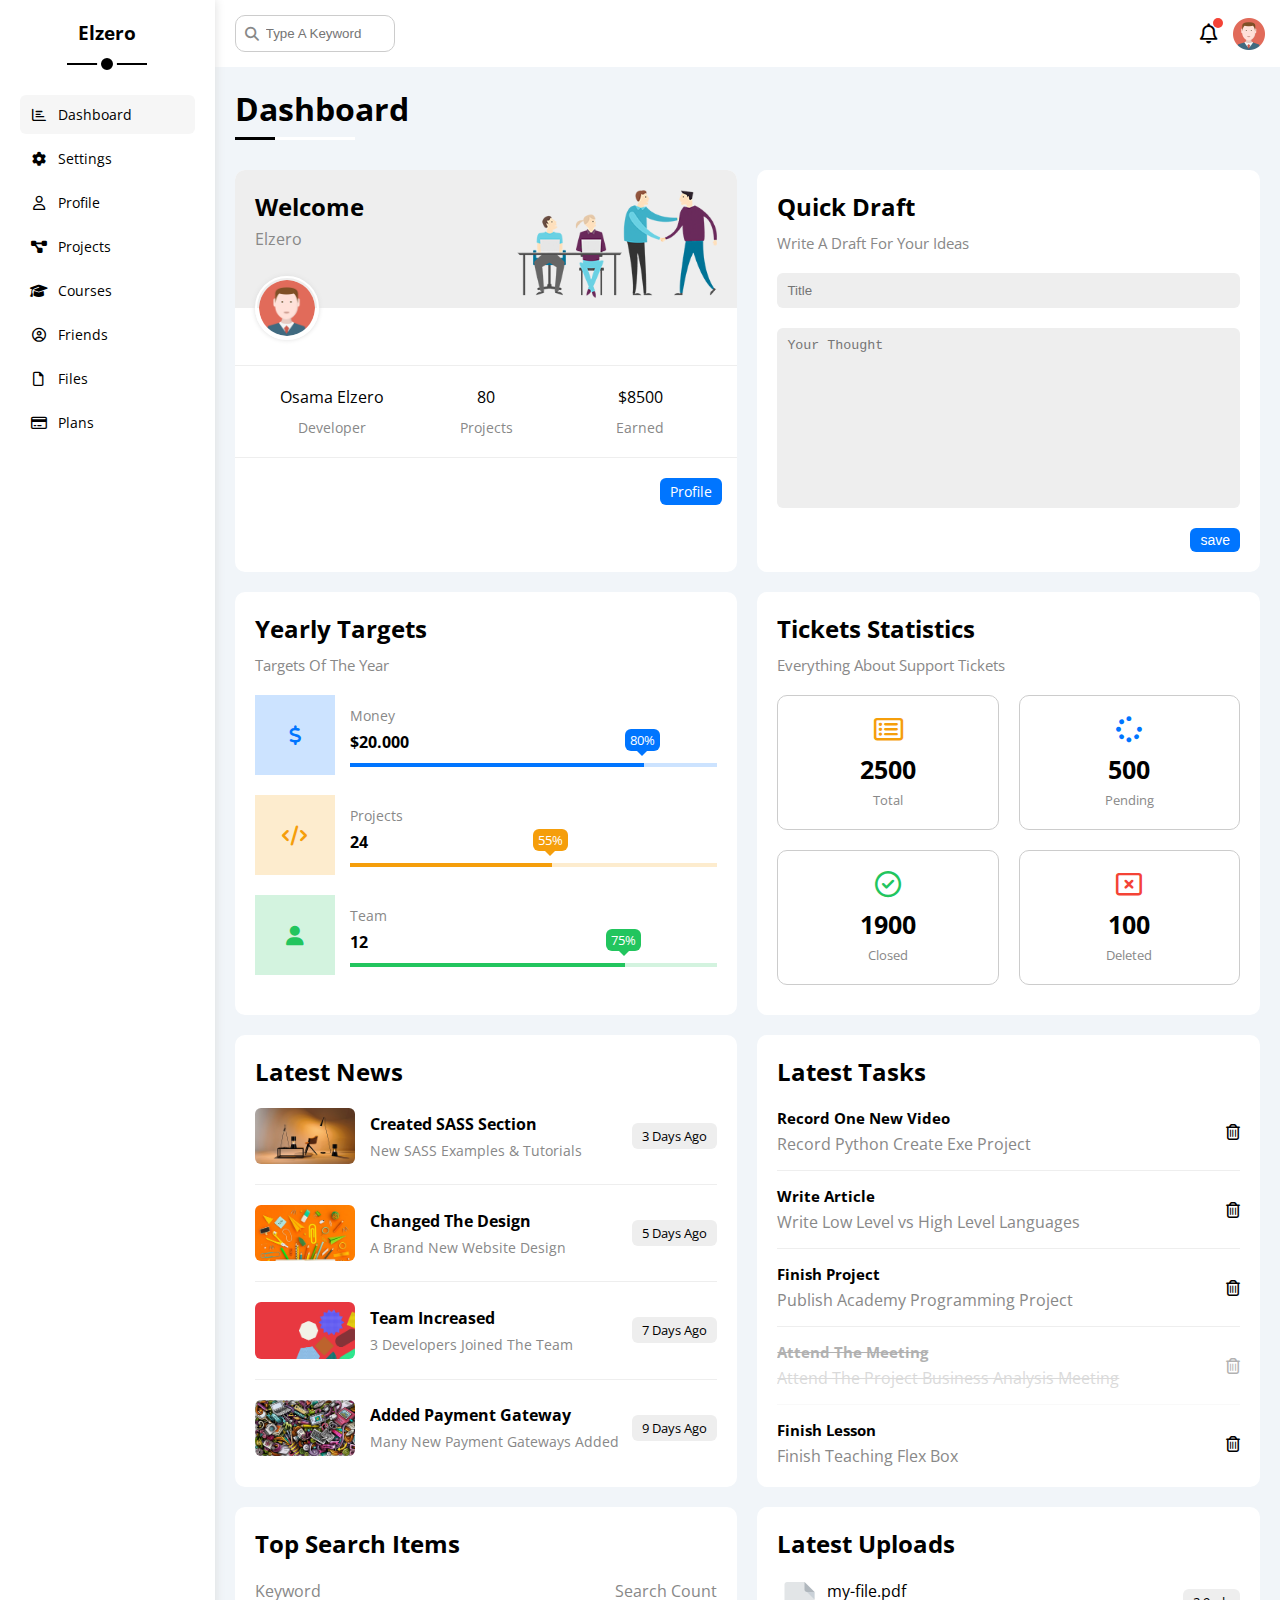
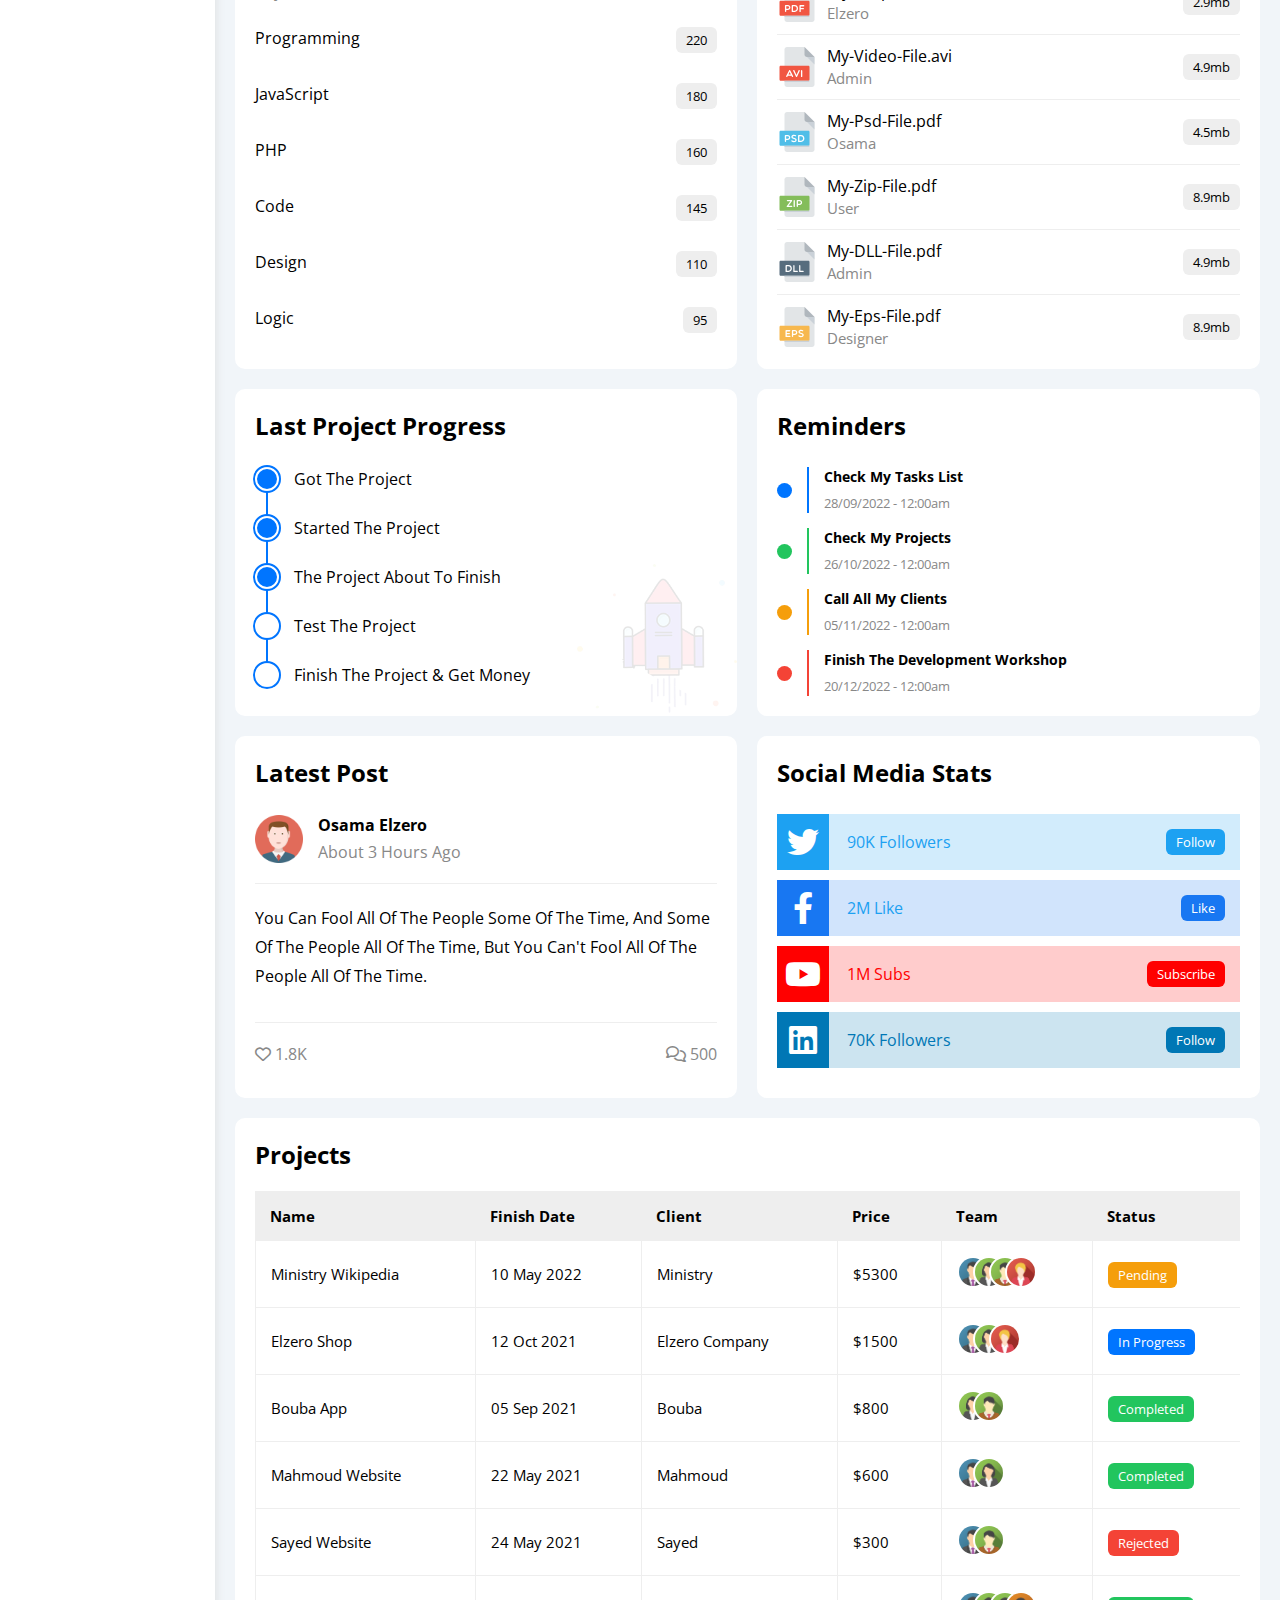
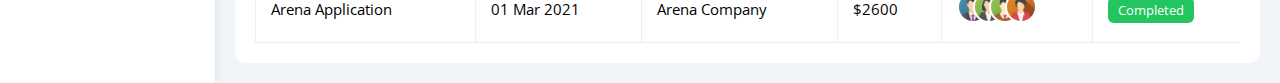
<file: index.html>
<!DOCTYPE html>
<html lang="en">
<head>
    <meta charset="UTF-8">
    <meta name="viewport" content="width=device-width, initial-scale=1.0">
    <link rel="stylesheet" href="css/all.min.css">
    <link rel="stylesheet" href="css/framework.css">
    <link rel="stylesheet" href="css/master.css">
    <link rel="preconnect" href="https://fonts.googleapis.com" />
    <link rel="preconnect" href="https://fonts.gstatic.com" crossorigin />
    <link href="https://fonts.googleapis.com/css2?family=Open+Sans:wght@300;500&#038;display=swap" rel="stylesheet" />
    <title>Dashboard</title>
</head>
<body>
  <div class="page d-flex">
    <div class="sidebar bg-white p-20 p-relative">
      <h3 class="p-relative txt-c mt-0">Elzero</h3>
      <ul>
        <li>
          <a class="active d-flex align-center fs-14 c-black rad-6 p-10" href="index.html">
            <i class="fa-regular fa-chart-bar fa-fw"></i>
            <span class="hide-mobile">Dashboard</span>
          </a>
        </li>
        <li>
          <a class="d-flex align-center fs-14 c-black rad-6 p-10" href="settings.html">
            <i class="fa-solid fa-gear fa-fw"></i>
            <span class="hide-mobile">Settings</span>
          </a>
        </li>
        <li>
          <a class="d-flex align-center fs-14 c-black rad-6 p-10" href="profile.html">
            <i class="fa-regular fa-user fa-fw"></i>
            <span class="hide-mobile">Profile</span>
          </a>
        </li>
        <li>
          <a class="d-flex align-center fs-14 c-black rad-6 p-10" href="projects.html">
            <i class="fa-solid fa-diagram-project fa-fw"></i>
            <span class="hide-mobile">Projects</span>
          </a>
        </li>
        <li>
          <a class="d-flex align-center fs-14 c-black rad-6 p-10" href="courses.html">
            <i class="fa-solid fa-graduation-cap fa-fw"></i>
            <span class="hide-mobile">Courses</span>
          </a>
        </li>
        <li>
          <a class="d-flex align-center fs-14 c-black rad-6 p-10" href="friends.html">
            <i class="fa-regular fa-circle-user fa-fw"></i>
            <span class="hide-mobile">Friends</span>
          </a>
        </li>
        <li>
          <a class="d-flex align-center fs-14 c-black rad-6 p-10" href="files.html">
            <i class="fa-regular fa-file fa-fw"></i>
            <span class="hide-mobile">Files</span>
          </a>
        </li>
        <li>
          <a class="d-flex align-center fs-14 c-black rad-6 p-10" href="plans.html">
            <i class="fa-regular fa-credit-card fa-fw"></i>
            <span class="hide-mobile">Plans</span>
          </a>
        </li>
      </ul>
    </div>
    <div class="content w-full">
      <!-- Start Head -->
      <div class="head bg-white p-15 between-flex">
        <div class="search p-relative">
          <input class="p-10" type="search" placeholder="Type A Keyword"> 
        </div>
        <div class="icons d-flex align-center">
         <span class="notification p-relative">
          <i class="fa-regular fa-bell fa-lg"></i>
         </span>
         <img src="images/avatar.png" alt="">
        </div>
      </div>
      <!-- End Head -->
      <h1 class="p-relative">Dashboard</h1>
      <div class="wrapper d-grid gap-20">
        <!-- Start Welcome Widget -->
        <div class="welcome bg-white rad-10 txt-c-mobile block-mobile">
          <div class="intro p-20 d-flex space-between bg-eee">
            <div>
              <h2 class="m-0">Welcome</h2>
              <p class="c-grey mt-5">Elzero</p>
            </div>
            <img class="hide-mobile" src="images/welcome.png" alt="">
          </div>
          <img src="images/avatar.png" alt="" class="avatar">
          <div class="body txt-c d-flex p-20 mt-20 mb-20 block-mobile">
            <div>Osama Elzero <span class="d-block c-grey fs-14 mt-10">Developer</span></div>
            <div> 80 <span class="d-block c-grey fs-14 mt-10">Projects</span></div>
            <div> $8500 <span class="d-block c-grey fs-14 mt-10">Earned</span></div>
          </div>
          <a href="profile.html" class="visit d-block fs-14 rad-6 bg-blue c-white w-fit btn-shape">Profile</a>
        </div>
        <!-- End Welcome Widget -->
        <!-- Start Quick Draft Widget -->
        <div class="quick-draft p-20 bg-white rad-10">
          <h2 class="mt-0 mb-10">Quick Draft</h2>
          <p class="mt-0 mb-20 c-grey fs-15">Write A Draft For Your Ideas</p>
          <form>
            <input class="d-block mb-20 w-full p-10 b-none bg-eee rad-6" type="text" placeholder="Title">
            <textarea class="d-block mb-20 w-full p-10 b-none bg-eee rad-6" placeholder="Your Thought"></textarea>
            <input class="save d-block fs-14 bg-blue c-white b-none w-fit btn-shape" type="submit" value="save">
          </form>
        </div>
        <!-- End Quick Draft Widget -->
        <!-- Start Targets Widget -->
        <div class="targets p-20 bg-white rad-10">
          <h2 class="mt-0 mb-10">Yearly Targets</h2>
          <p class="mt-0 mb-20 c-grey fs-15">Targets Of The Year</p>
          <div class="target-row mb-20 blue center-flex">
            <div class="icon center-flex">
              <i class="fa-solid fa-dollar-sign fa-lg c-blue"></i>
            </div>
            <div class="details">
              <span class="fs-14 c-grey">Money</span>
              <span class="d-block mt-5 mb-10 fw-bold">$20.000</span>
              <div class="progress p-relative">
                <span class="bg-blue blue" style="width: 80%">
                  <span class="bg-blue">80%</span>
                </span>
              </div>
            </div>
          </div>
          <div class="target-row mb-20 center-flex orange">
            <div class="icon center-flex">
              <i class="fa-solid fa-code fa-lg c-orange"></i>
            </div>
            <div class="details">
              <span class="fs-14 c-grey">Projects</span>
              <span class="d-block mt-5 mb-10 fw-bold">24</span>
              <div class="progress p-relative">
                <span class="bg-orange orange" style="width: 55%">
                  <span class="bg-orange">55%</span>
                </span>
              </div>
            </div>
          </div>
          <div class="target-row mb-20 center-flex green">
            <div class="icon center-flex">
              <i class="fa-solid fa-user fa-lg c-green"></i>
            </div>
            <div class="details">
              <span class="fs-14 c-grey">Team</span>
              <span class="d-block mt-5 mb-10 fw-bold">12</span>
              <div class="progress p-relative">
                <span class="bg-green green" style="width: 75%">
                  <span class="bg-green">75%</span>
                </span>
              </div>
            </div>
          </div>
        </div>
        <!-- End Targets Widget -->
        <!-- Start Ticket Widget -->
        <div class="tickets p-20 bg-white rad-10">
          <h2 class="mt-0 mb-10">Tickets Statistics</h2>
          <p class="mt-0 mb-20 c-grey fs-15">Everything About Support Tickets</p>
          <div class="d-flex txt-c gap-20 f-wrap">
            <div class="box p-20 rad-10 fs-13 c-grey">
              <i class="fa-regular fa-rectangle-list fa-2x mb-10 c-orange"></i>
              <span class="d-block c-black fw-bold fs-25 mb-5">2500</span>
              Total
            </div>
            <div class="box p-20 rad-10 fs-13 c-grey">
              <i class="fa-solid fa-spinner fa-2x mb-10 c-blue"></i>
              <span class="d-block c-black fw-bold fs-25 mb-5">500</span>
              Pending
            </div>
            <div class="box p-20 rad-10 fs-13 c-grey">
              <i class="fa-regular fa-circle-check fa-2x mb-10 c-green"></i>
              <span class="d-block c-black fw-bold fs-25 mb-5">1900</span>
              Closed
            </div>
            <div class="box p-20 rad-10 fs-13 c-grey">
              <i class="fa-regular fa-rectangle-xmark fa-2x mb-10 c-red"></i>
              <span class="d-block c-black fw-bold fs-25 mb-5">100</span>
              Deleted
            </div>
          </div>
        </div>
        <!-- End Ticket Widget -->
        <!-- Start Latest News Widget -->
        <div class="latest-news p-20 bg-white rad-10 txt-c-mobile">
          <h2 class="mt-0 mb-20">Latest News</h2>
          <div class="news-row d-flex align-center">
            <img decoding="async" src="images/news-01.png" alt="" />
            <div class="info">
              <h3>Created SASS Section</h3>
              <p class="m-0 fs-14 c-grey">New SASS Examples & Tutorials</p>
            </div>
            <div class="btn-shape bg-eee fs-13 label">3 Days Ago</div>
          </div>
          <div class="news-row d-flex align-center">
            <img decoding="async" src="images/news-02.png" alt="" />
            <div class="info">
              <h3>Changed The Design</h3>
              <p class="m-0 fs-14 c-grey">A Brand New Website Design</p>
            </div>
            <div class="btn-shape bg-eee fs-13 label">5 Days Ago</div>
          </div>
          <div class="news-row d-flex align-center">
            <img decoding="async" src="images/news-03.png" alt="" />
            <div class="info">
              <h3>Team Increased</h3>
              <p class="m-0 fs-14 c-grey">3 Developers Joined The Team</p>
            </div>
            <div class="btn-shape bg-eee fs-13 label">7 Days Ago</div>
          </div>
          <div class="news-row d-flex align-center">
            <img decoding="async" src="images/news-04.png" alt="" />
            <div class="info">
              <h3>Added Payment Gateway</h3>
              <p class="m-0 fs-14 c-grey">Many New Payment Gateways Added</p>
            </div>
            <div class="btn-shape bg-eee fs-13 label">9 Days Ago</div>
          </div>
        </div>
        <!-- End Latest News Widget -->
        <!-- Start Tasks Widget -->
        <div class="tasks p-20 bg-white rad-10">
          <h2 class="mt-0 mb-20">Latest Tasks</h2>
          <div class="task-row between-flex">
            <div class="info">
              <h3 class="mt-0 mb-5 fs-15">Record One New Video</h3>
              <p class="m-0 c-grey">Record Python Create Exe Project</p>
            </div>
            <i class="fa-regular fa-trash-can delete"></i>
          </div>
          <div class="task-row between-flex">
            <div class="info">
              <h3 class="mt-0 mb-5 fs-15">Write Article</h3>
              <p class="m-0 c-grey">Write Low Level vs High Level Languages</p>
            </div>
            <i class="fa-regular fa-trash-can delete"></i>
          </div>
          <div class="task-row between-flex">
            <div class="info">
              <h3 class="mt-0 mb-5 fs-15">Finish Project</h3>
              <p class="m-0 c-grey">Publish Academy Programming Project</p>
            </div>
            <i class="fa-regular fa-trash-can delete"></i>
          </div>
          <div class="task-row between-flex done">
            <div class="info">
              <h3 class="mt-0 mb-5 fs-15">Attend The Meeting</h3>
              <p class="m-0 c-grey">Attend The Project Business Analysis Meeting</p>
            </div>
            <i class="fa-regular fa-trash-can delete"></i>
          </div>
          <div class="task-row between-flex">
            <div class="info">
              <h3 class="mt-0 mb-5 fs-15">Finish Lesson</h3>
              <p class="m-0 c-grey">Finish Teaching Flex Box</p>
            </div>
            <i class="fa-regular fa-trash-can delete"></i>
          </div>
        </div>
        <!-- End Tasks -->
        <!-- Start Top Search Word Widget -->
        <div class="search-items p-20 bg-white rad-10">
          <h2 class="mt-0 mb-20">Top Search Items</h2>
          <div class="items-head d-flex space-between c-grey mb-10">
            <div>Keyword</div>
            <div>Search Count</div>
          </div>
          <div class="items d-flex space-between pt-15 pb-15">
            <span>Programming</span>
            <span class="bg-eee fs-13 btn-shape">220</span>
          </div>
          <div class="items d-flex space-between pt-15 pb-15">
            <span>JavaScript</span>
            <span class="bg-eee btn-shape fs-13">180</span>
          </div>
          <div class="items d-flex space-between pt-15 pb-15">
            <span>PHP</span>
            <span class="bg-eee btn-shape fs-13">160</span>
          </div>
          <div class="items d-flex space-between pt-15 pb-15">
            <span>Code</span>
            <span class="bg-eee btn-shape fs-13">145</span>
          </div>
          <div class="items d-flex space-between pt-15 pb-15">
            <span>Design</span>
            <span class="bg-eee btn-shape fs-13">110</span>
          </div>
          <div class="items d-flex space-between pt-15 pb-15">
            <span>Logic</span>
            <span class="bg-eee btn-shape fs-13">95</span>
          </div>
        </div>
        <!-- End Top Search Word Widget -->
        <!-- Start Latest Uploads Widget -->
        <div class="latest-uploads p-20 bg-white rad-10">
          <h2 class="mt-0 mb-20">Latest Uploads</h2>
          <ul class="m-0">
            <li class="between-flex pb-10 mb-10">
              <div class="d-flex align-center">
                <img decoding="async" class="mr-10" src="images/pdf.svg" alt="" />
                <div>
                  <span class="d-block">my-file.pdf</span>
                  <span class="fs-15 c-grey">Elzero</span>
                </div>
              </div>
              <div class="bg-eee btn-shape fs-13">2.9mb</div>
            </li>
            <li class="between-flex pb-10 mb-10">
              <div class="d-flex align-center">
                <img decoding="async" class="mr-10" src="images/avi.svg" alt="" />
                <div>
                  <span class="d-block">My-Video-File.avi</span>
                  <span class="fs-15 c-grey">Admin</span>
                </div>
              </div>
              <div class="bg-eee btn-shape fs-13">4.9mb</div>
            </li>
            <li class="between-flex pb-10 mb-10">
              <div class="d-flex align-center">
                <img decoding="async" class="mr-10" src="images/psd.svg" alt="" />
                <div>
                  <span class="d-block">My-Psd-File.pdf</span>
                  <span class="fs-15 c-grey">Osama</span>
                </div>
              </div>
              <div class="bg-eee btn-shape fs-13">4.5mb</div>
            </li>
            <li class="between-flex pb-10 mb-10">
              <div class="d-flex align-center">
                <img decoding="async" class="mr-10" src="images/zip.svg" alt="" />
                <div>
                  <span class="d-block">My-Zip-File.pdf</span>
                  <span class="fs-15 c-grey">User</span>
                </div>
              </div>
              <div class="bg-eee btn-shape fs-13">8.9mb</div>
            </li>
            <li class="between-flex pb-10 mb-10">
              <div class="d-flex align-center">
                <img decoding="async" class="mr-10" src="images/dll.svg" alt="" />
                <div>
                  <span class="d-block">My-DLL-File.pdf</span>
                  <span class="fs-15 c-grey">Admin</span>
                </div>
              </div>
              <div class="bg-eee btn-shape fs-13">4.9mb</div>
            </li>
            <li class="between-flex">
              <div class="d-flex align-center">
                <img decoding="async" class="mr-10" src="images/eps.svg" alt="" />
                <div>
                  <span class="d-block">My-Eps-File.pdf</span>
                  <span class="fs-15 c-grey">Designer</span>
                </div>
              </div>
              <div class="bg-eee btn-shape fs-13">8.9mb</div>
            </li>
          </ul>
        </div>
        <!-- End Latest Uploads Widget -->
        <!-- Start Last Project Progress Widget -->
        <div class="last-project p-20 bg-white rad-10 p-relative">
          <h2 class="mt-0 mb-20">Last Project Progress</h2>
          <ul class="m-0 p-relative">
            <li class="mt-25 d-flex align-center done">Got The Project</li>
            <li class="mt-25 d-flex align-center done">Started The Project</li>
            <li class="mt-25 d-flex align-center done">The Project About To Finish</li>
            <li class="mt-25 d-flex align-center current">Test The Project</li>
            <li class="mt-25 d-flex align-center">Finish The Project & Get Money</li>
          </ul>
          <img decoding="async" class="launch-icon hide-mobile" src="images/project.png" alt="" />
        </div>
        <!-- End Last Project Progress Widget -->
        <!-- Start Reminders Widget -->
        <div class="reminders p-20 bg-white rad-10 p-relative">
          <h2 class="mt-0 mb-25">Reminders</h2>
          <ul class="m-0">
            <li class="d-flex align-center mt-15">
              <span class="key bg-blue mr-15 d-block rad-half"></span>
              <div class="pl-15 blue">
                <p class="fs-14 fw-bold mt-0 mb-5">Check My Tasks List</p>
                <span class="fs-13 c-grey">28/09/2022 - 12:00am</span>
              </div>
            </li>
            <li class="d-flex align-center mt-15">
              <span class="key bg-green mr-15 d-block rad-half"></span>
              <div class="pl-15 green">
                <p class="fs-14 fw-bold mt-0 mb-5">Check My Projects</p>
                <span class="fs-13 c-grey">26/10/2022 - 12:00am</span>
              </div>
            </li>
            <li class="d-flex align-center mt-15">
              <span class="key bg-orange mr-15 d-block rad-half"></span>
              <div class="pl-15 orange">
                <p class="fs-14 fw-bold mt-0 mb-5">Call All My Clients</p>
                <span class="fs-13 c-grey">05/11/2022 - 12:00am</span>
              </div>
            </li>
            <li class="d-flex align-center mt-15">
              <span class="key bg-red mr-15 d-block rad-half"></span>
              <div class="pl-15 red">
                <p class="fs-14 fw-bold mt-0 mb-5">Finish The Development Workshop</p>
                <span class="fs-13 c-grey">20/12/2022 - 12:00am</span>
              </div>
            </li>
          </ul>
        </div>
        <!-- End Reminders Widget -->
        <!-- Start Latest Post Widget -->
        <div class="latest-post p-20 bg-white rad-10 p-relative">
          <h2 class="mt-0 mb-25">Latest Post</h2>
          <div class="top d-flex align-center">
            <img decoding="async" class="avatar mr-15" src="images/avatar.png" alt="" />
            <div class="info">
              <span class="d-block mb-5 fw-bold">Osama Elzero</span>
              <span class="c-grey">About 3 Hours Ago</span>
            </div>
          </div>
          <div class="post-content txt-c-mobile pt-20 pb-20 mt-20 mb-20">
            You can fool all of the people some of the time, and some of the people all of the time, but you can't
            fool all of the people all of the time.
          </div>
          <div class="post-stats between-flex c-grey">
            <div>
              <i class="fa-regular fa-heart"></i>
              <span>1.8K</span>
            </div>
            <div>
              <i class="fa-regular fa-comments"></i>
              <span>500</span>
            </div>
          </div>
        </div>
        <!-- End Latest Post Widget -->
        <!-- Start Social Media Stats Widget -->
        <div class="social-media p-20 bg-white rad-10 p-relative">
          <h2 class="mt-0 mb-25">Social Media Stats</h2>
          <div class="box twitter p-15 p-relative mb-10 between-flex">
            <i class="fa-brands fa-twitter fa-2x c-white h-full center-flex"></i>
            <span>90K Followers</span>
            <a class="fs-13 c-white btn-shape" href="#">Follow</a>
          </div>
          <div class="box facebook p-15 p-relative mb-10 between-flex">
            <i class="fa-brands fa-facebook-f fa-2x c-white h-full center-flex"></i>
            <span>2M Like</span>
            <a class="fs-13 c-white btn-shape" href="#">Like</a>
          </div>
          <div class="box youtube p-15 p-relative mb-10 between-flex">
            <i class="fa-brands fa-youtube fa-2x c-white h-full center-flex"></i>
            <span>1M Subs</span>
            <a class="fs-13 c-white btn-shape" href="#">Subscribe</a>
          </div>
          <div class="box linkedin p-15 p-relative mb-10 between-flex">
            <i class="fa-brands fa-linkedin fa-2x c-white h-full center-flex"></i>
            <span>70K Followers</span>
            <a class="fs-13 c-white btn-shape" href="#">Follow</a>
          </div>
        </div>
      </div>
        <!-- End Media Stats Widget -->
        <!-- Start Projects Table -->
        <div class="projects p-20 bg-white rad-10 m-20">
          <h2 class="mt-0 mb-20">Projects</h2>
          <div class="responsive-table">
            <table class="fs-15 w-full">
              <thead>
                <tr>
                  <td>Name</td>
                  <td>Finish Date</td>
                  <td>Client</td>
                  <td>Price</td>
                  <td>Team</td>
                  <td>Status</td>
                </tr>
              </thead>
              <tbody>
                <tr>
                  <td>Ministry Wikipedia</td>
                  <td>10 May 2022</td>
                  <td>Ministry</td>
                  <td>$5300</td>
                  <td>
                    <img decoding="async" src="images/team-01.png" alt="" />
                    <img decoding="async" src="images/team-02.png" alt="" />
                    <img decoding="async" src="images/team-03.png" alt="" />
                    <img decoding="async" src="images/team-05.png" alt="" />
                  </td>
                  <td>
                    <span class="label btn-shape bg-orange c-white">Pending</span>
                  </td>
                </tr>
                <tr>
                  <td>Elzero Shop</td>
                  <td>12 Oct 2021</td>
                  <td>Elzero Company</td>
                  <td>$1500</td>
                  <td>
                    <img decoding="async" src="images/team-01.png" alt="" />
                    <img decoding="async" src="images/team-02.png" alt="" />
                    <img decoding="async" src="images/team-05.png" alt="" />
                  </td>
                  <td><span class="label btn-shape bg-blue c-white">In Progress</span></td>
                </tr>
                <tr>
                  <td>Bouba App</td>
                  <td>05 Sep 2021</td>
                  <td>Bouba</td>
                  <td>$800</td>
                  <td>
                    <img decoding="async" src="images/team-02.png" alt="" />
                    <img decoding="async" src="images/team-03.png" alt="" />
                  </td>
                  <td><span class="label btn-shape bg-green c-white">Completed</span></td>
                </tr>
                <tr>
                  <td>Mahmoud Website</td>
                  <td>22 May 2021</td>
                  <td>Mahmoud</td>
                  <td>$600</td>
                  <td>
                    <img decoding="async" src="images/team-01.png" alt="" />
                    <img decoding="async" src="images/team-02.png" alt="" />
                  </td>
                  <td><span class="label btn-shape bg-green c-white">Completed</span></td>
                </tr>
                <tr>
                  <td>Sayed Website</td>
                  <td>24 May 2021</td>
                  <td>Sayed</td>
                  <td>$300</td>
                  <td>
                    <img decoding="async" src="images/team-01.png" alt="" />
                    <img decoding="async" src="images/team-03.png" alt="" />
                  </td>
                  <td><span class="label btn-shape bg-red c-white">Rejected</span></td>
                </tr>
                <tr>
                  <td>Arena Application</td>
                  <td>01 Mar 2021</td>
                  <td>Arena Company</td>
                  <td>$2600</td>
                  <td>
                    <img decoding="async" src="images/team-01.png" alt="" />
                    <img decoding="async" src="images/team-02.png" alt="" />
                    <img decoding="async" src="images/team-03.png" alt="" />
                    <img decoding="async" src="images/team-04.png" alt="" />
                  </td>
                  <td><span class="label btn-shape bg-green c-white">Completed</span></td>
                </tr>
              </tbody>
            </table>
          </div>
        </div>
        <!-- End Projects Table -->
    </div>
  </div>   
</body>
</html>
</file>
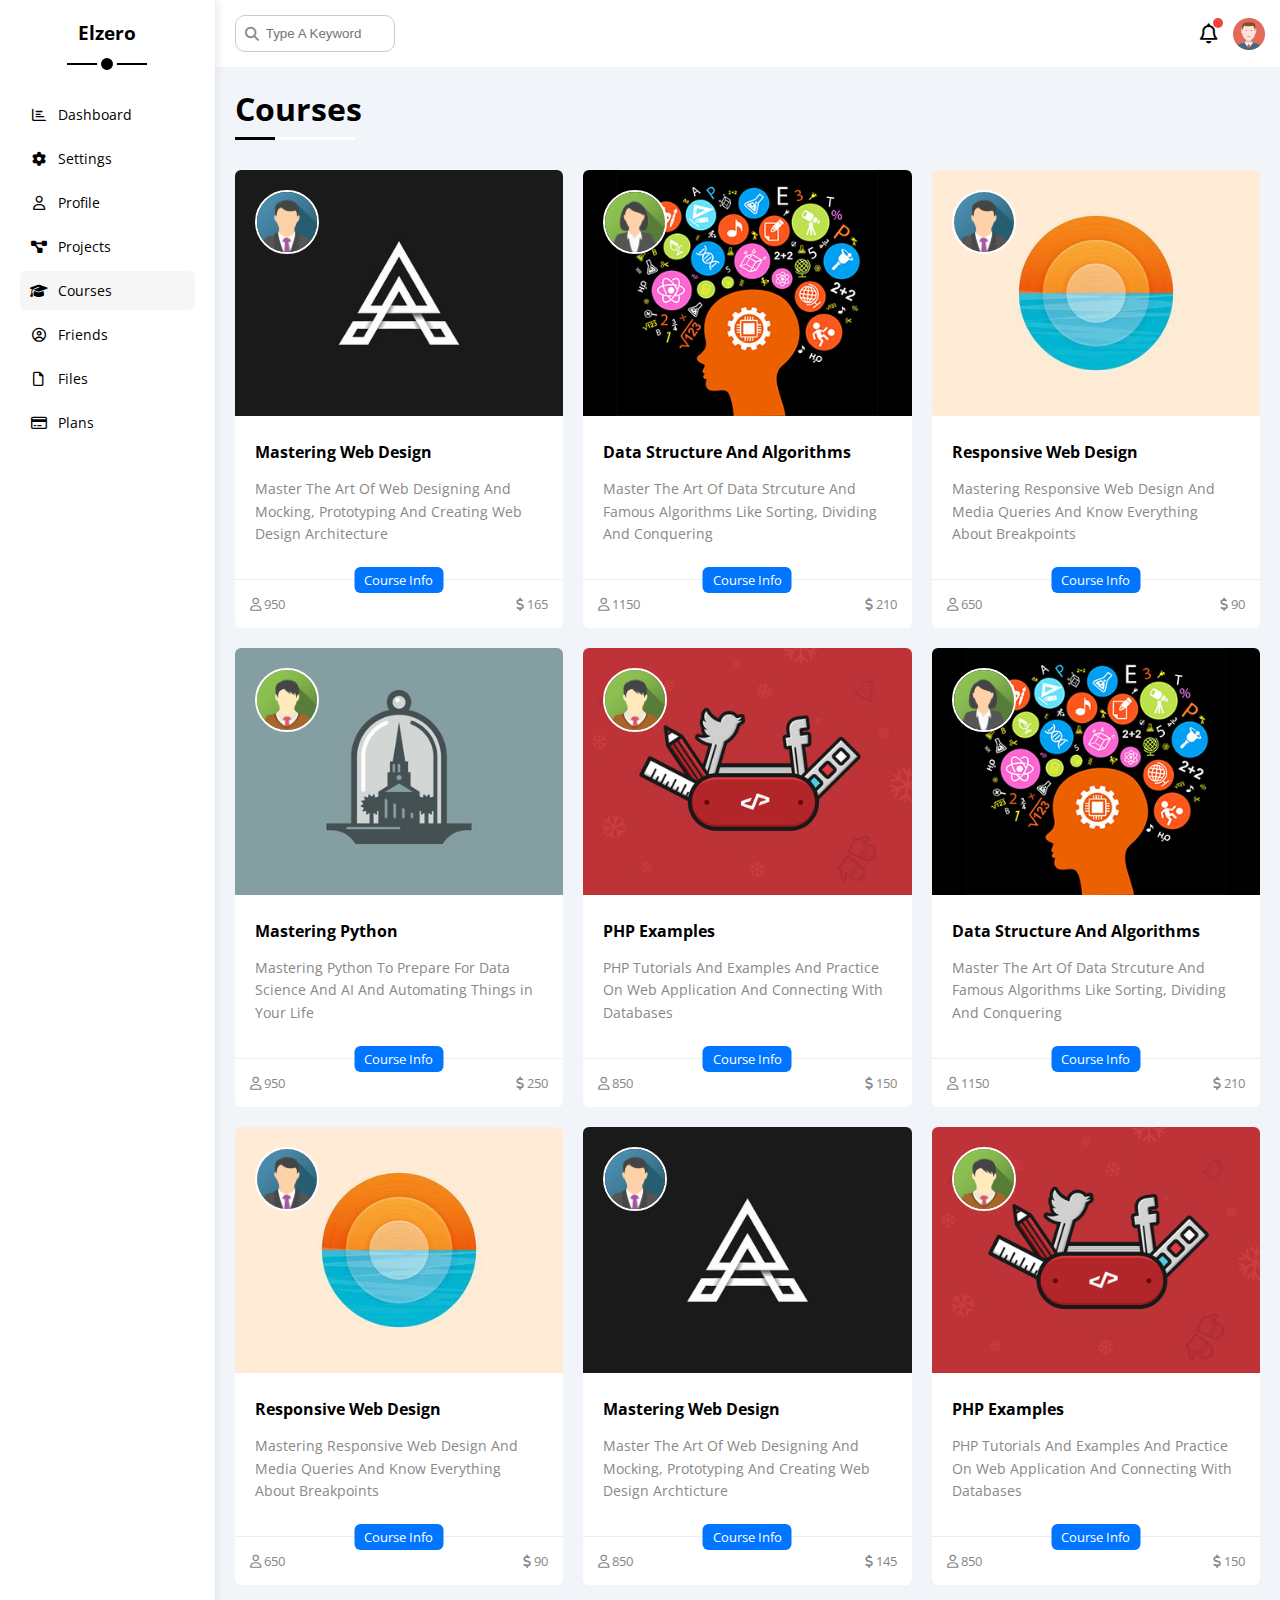
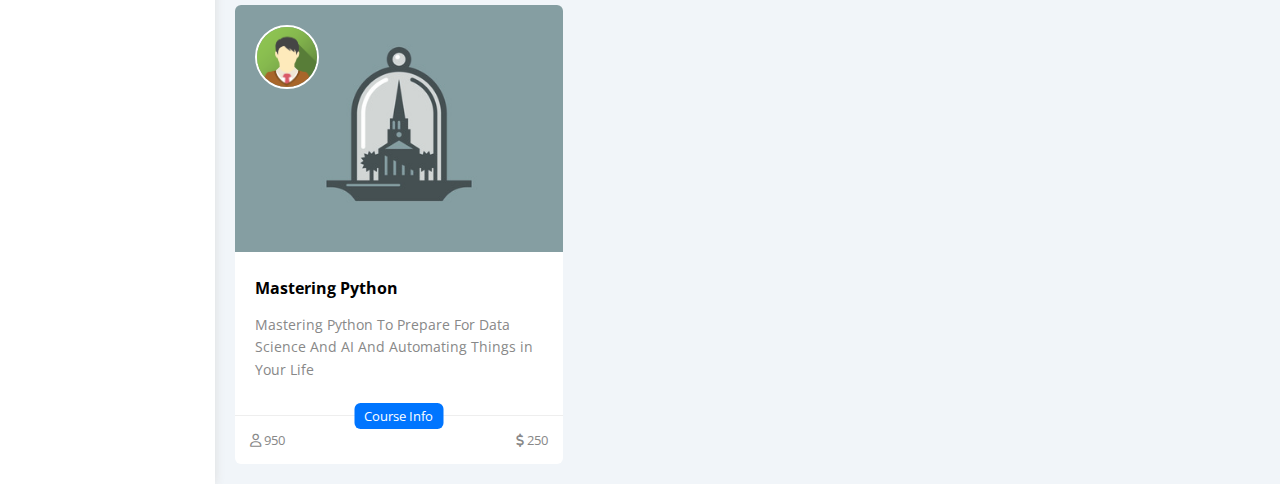
<file: courses.html>
<!DOCTYPE html>
<html lang="en">
<head>
    <meta charset="UTF-8">
    <meta name="viewport" content="width=device-width, initial-scale=1.0">
    <link rel="stylesheet" href="css/all.min.css">
    <link rel="stylesheet" href="css/framework.css">
    <link rel="stylesheet" href="css/master.css">
    <link rel="preconnect" href="https://fonts.googleapis.com" />
    <link rel="preconnect" href="https://fonts.gstatic.com" crossorigin />
    <link href="https://fonts.googleapis.com/css2?family=Open+Sans:wght@300;500&#038;display=swap" rel="stylesheet" />
    <title>Courses</title>
</head>
<body>
  <div class="page d-flex">
    <div class="sidebar bg-white p-20 p-relative">
      <h3 class="p-relative txt-c mt-0">Elzero</h3>
      <ul>
        <li>
          <a class=" d-flex align-center fs-14 c-black rad-6 p-10" href="index.html">
            <i class="fa-regular fa-chart-bar fa-fw"></i>
            <span class="hide-mobile">Dashboard</span>
          </a>
        </li>
        <li>
          <a class="d-flex align-center fs-14 c-black rad-6 p-10" href="settings.html">
            <i class="fa-solid fa-gear fa-fw"></i>
            <span class="hide-mobile">Settings</span>
          </a>
        </li>
        <li>
          <a class="  d-flex align-center fs-14 c-black rad-6 p-10" href="profile.html">
            <i class="fa-regular fa-user fa-fw"></i>
            <span class="hide-mobile">Profile</span>
          </a>
        </li>
        <li>
          <a class="d-flex align-center fs-14 c-black rad-6 p-10" href="projects.html">
            <i class="fa-solid fa-diagram-project fa-fw"></i>
            <span class="hide-mobile">Projects</span>
          </a>
        </li>
        <li>
          <a class=" active d-flex align-center fs-14 c-black rad-6 p-10" href="courses.html">
            <i class="fa-solid fa-graduation-cap fa-fw"></i>
            <span class="hide-mobile">Courses</span>
          </a>
        </li>
        <li>
          <a class="d-flex align-center fs-14 c-black rad-6 p-10" href="friends.html">
            <i class="fa-regular fa-circle-user fa-fw"></i>
            <span class="hide-mobile">Friends</span>
          </a>
        </li>
        <li>
          <a class="d-flex align-center fs-14 c-black rad-6 p-10" href="files.html">
            <i class="fa-regular fa-file fa-fw"></i>
            <span class="hide-mobile">Files</span>
          </a>
        </li>
        <li>
          <a class="d-flex align-center fs-14 c-black rad-6 p-10" href="plans.html">
            <i class="fa-regular fa-credit-card fa-fw"></i>
            <span class="hide-mobile">Plans</span>
          </a>
        </li>
      </ul>
    </div>
    <div class="content w-full">
      <!-- Start Head -->
      <div class="head bg-white p-15 between-flex">
        <div class="search p-relative">
          <input class="p-10" type="search" placeholder="Type A Keyword"> 
        </div>
        <div class="icons d-flex align-center">
         <span class="notification p-relative">
          <i class="fa-regular fa-bell fa-lg"></i>
         </span>
         <img src="images/avatar.png" alt="">
        </div>
      </div>
      <!-- End Head -->
      <h1 class="p-relative">Courses</h1>
      <div class="courses-page d-grid m-20 gap-20">
        <div class="course bg-white rad-6 p-relative">
          <img decoding="async" class="cover" src="images/course-01.jpg" alt="" />
          <img decoding="async" class="instructor" src="images/team-01.png" alt="" />
          <div class="p-20">
            <h4 class="m-0">Mastering Web Design</h4>
            <p class="description c-grey mt-15 fs-14">
              Master The Art Of Web Designing And Mocking, Prototyping And Creating Web Design Architecture
            </p>
          </div>
          <div class="info p-15 p-relative between-flex">
            <span class="title bg-blue c-white btn-shape">Course Info</span>
            <span class="c-grey">
              <i class="fa-regular fa-user"></i>
              950
            </span>
            <span class="c-grey">
              <i class="fa-solid fa-dollar-sign"></i>
              165
            </span>
          </div>
        </div>
        <div class="course bg-white rad-6 p-relative">
        <img decoding="async" class="cover" src="images/course-02.jpg" alt="" />
        <img decoding="async" class="instructor" src="images/team-02.png" alt="" />
        <div class="p-20">
          <h4 class="m-0">Data Structure And Algorithms</h4>
          <p class="description c-grey mt-15 fs-14">
            Master The Art Of Data Strcuture And Famous Algorithms Like Sorting, Dividing And Conquering
          </p>
        </div>
        <div class="info p-15 p-relative between-flex">
          <span class="title bg-blue c-white btn-shape">Course Info</span>
          <span class="c-grey"> <i class="fa-regular fa-user"></i> 1150</span>
          <span class="c-grey"><i class="fa-solid fa-dollar-sign"></i> 210</span>
        </div>
        </div>
        <div class="course bg-white rad-6 p-relative">
          <img decoding="async" class="cover" src="images/course-03.jpg" alt="" />
          <img decoding="async" class="instructor" src="images/team-01.png" alt="" />
          <div class="p-20">
            <h4 class="m-0">Responsive Web Design</h4>
            <p class="description c-grey mt-15 fs-14">
              Mastering Responsive Web Design And Media Queries And Know Everything About Breakpoints
            </p>
          </div>
          <div class="info p-15 p-relative between-flex">
            <span class="title bg-blue c-white btn-shape">Course Info</span>
            <span class="c-grey"> <i class="fa-regular fa-user"></i> 650</span>
            <span class="c-grey"><i class="fa-solid fa-dollar-sign"></i> 90</span>
          </div>
        </div>
        <div class="course bg-white rad-6 p-relative">
          <img decoding="async" class="cover" src="images/course-04.jpg" alt="" />
          <img decoding="async" class="instructor" src="images/team-03.png" alt="" />
          <div class="p-20">
            <h4 class="m-0">Mastering Python</h4>
            <p class="description c-grey mt-15 fs-14">
              Mastering Python To Prepare For Data Science And AI And Automating Things in Your Life
            </p>
          </div>
          <div class="info p-15 p-relative between-flex">
            <span class="title bg-blue c-white btn-shape">Course Info</span>
            <span class="c-grey"> <i class="fa-regular fa-user"></i> 950</span>
            <span class="c-grey"><i class="fa-solid fa-dollar-sign"></i> 250</span>
          </div>
        </div>
        <div class="course bg-white rad-6 p-relative">
          <img decoding="async" class="cover" src="images/course-05.jpg" alt="" />
          <img decoding="async" class="instructor" src="images/team-03.png" alt="" />
          <div class="p-20">
            <h4 class="m-0">PHP Examples</h4>
            <p class="description c-grey mt-15 fs-14">
              PHP Tutorials And Examples And Practice On Web Application And Connecting With Databases
            </p>
          </div>
          <div class="info p-15 p-relative between-flex">
            <span class="title bg-blue c-white btn-shape">Course Info</span>
            <span class="c-grey"> <i class="fa-regular fa-user"></i> 850</span>
            <span class="c-grey"><i class="fa-solid fa-dollar-sign"></i> 150</span>
          </div>
        </div>
        <div class="course bg-white rad-6 p-relative">
          <img decoding="async" class="cover" src="images/course-02.jpg" alt="" />
          <img decoding="async" class="instructor" src="images/team-02.png" alt="" />
          <div class="p-20">
            <h4 class="m-0">Data Structure And Algorithms</h4>
            <p class="description c-grey mt-15 fs-14">
              Master The Art Of Data Strcuture And Famous Algorithms Like Sorting, Dividing And Conquering
            </p>
          </div>
          <div class="info p-15 p-relative between-flex">
            <span class="title bg-blue c-white btn-shape">Course Info</span>
            <span class="c-grey"> <i class="fa-regular fa-user"></i> 1150</span>
            <span class="c-grey"><i class="fa-solid fa-dollar-sign"></i> 210</span>
          </div>
        </div>
        <div class="course bg-white rad-6 p-relative">
          <img decoding="async" class="cover" src="images/course-03.jpg" alt="" />
          <img decoding="async" class="instructor" src="images/team-01.png" alt="" />
          <div class="p-20">
            <h4 class="m-0">Responsive Web Design</h4>
            <p class="description c-grey mt-15 fs-14">
              Mastering Responsive Web Design And Media Queries And Know Everything About Breakpoints
            </p>
          </div>
          <div class="info p-15 p-relative between-flex">
            <span class="title bg-blue c-white btn-shape">Course Info</span>
            <span class="c-grey"> <i class="fa-regular fa-user"></i> 650</span>
            <span class="c-grey"><i class="fa-solid fa-dollar-sign"></i> 90</span>
          </div>
        </div>
        <div class="course bg-white rad-6 p-relative">
          <img decoding="async" class="cover" src="images/course-01.jpg" alt="" />
          <img decoding="async" class="instructor" src="images/team-01.png" alt="" />
          <div class="p-20">
            <h4 class="m-0">Mastering Web Design</h4>
            <p class="description c-grey mt-15 fs-14">
              Master The Art Of Web Designing And Mocking, Prototyping And Creating Web Design Archticture
            </p>
          </div>
          <div class="info p-15 p-relative between-flex">
            <span class="title bg-blue c-white btn-shape">Course Info</span>
            <span class="c-grey"> <i class="fa-regular fa-user"></i> 850</span>
            <span class="c-grey"><i class="fa-solid fa-dollar-sign"></i> 145</span>
          </div>
        </div>
        <div class="course bg-white rad-6 p-relative">
          <img decoding="async" class="cover" src="images/course-05.jpg" alt="" />
          <img decoding="async" class="instructor" src="images/team-03.png" alt="" />
          <div class="p-20">
            <h4 class="m-0">PHP Examples</h4>
            <p class="description c-grey mt-15 fs-14">
              PHP Tutorials And Examples And Practice On Web Application And Connecting With Databases
            </p>
          </div>
          <div class="info p-15 p-relative between-flex">
            <span class="title bg-blue c-white btn-shape">Course Info</span>
            <span class="c-grey"> <i class="fa-regular fa-user"></i> 850</span>
            <span class="c-grey"><i class="fa-solid fa-dollar-sign"></i> 150</span>
          </div>
        </div>
        <div class="course bg-white rad-6 p-relative">
          <img decoding="async" class="cover" src="images/course-04.jpg" alt="" />
          <img decoding="async" class="instructor" src="images/team-03.png" alt="" />
          <div class="p-20">
            <h4 class="m-0">Mastering Python</h4>
            <p class="description c-grey mt-15 fs-14">
              Mastering Python To Prepare For Data Science And AI And Automating Things in Your Life
            </p>
          </div>
          <div class="info p-15 p-relative between-flex">
            <span class="title bg-blue c-white btn-shape">Course Info</span>
            <span class="c-grey"> <i class="fa-regular fa-user"></i> 950</span>
            <span class="c-grey"><i class="fa-solid fa-dollar-sign"></i> 250</span>
          </div>
        </div>
      </div>
    </div>
  </div>   
</body>
</html>
</file>
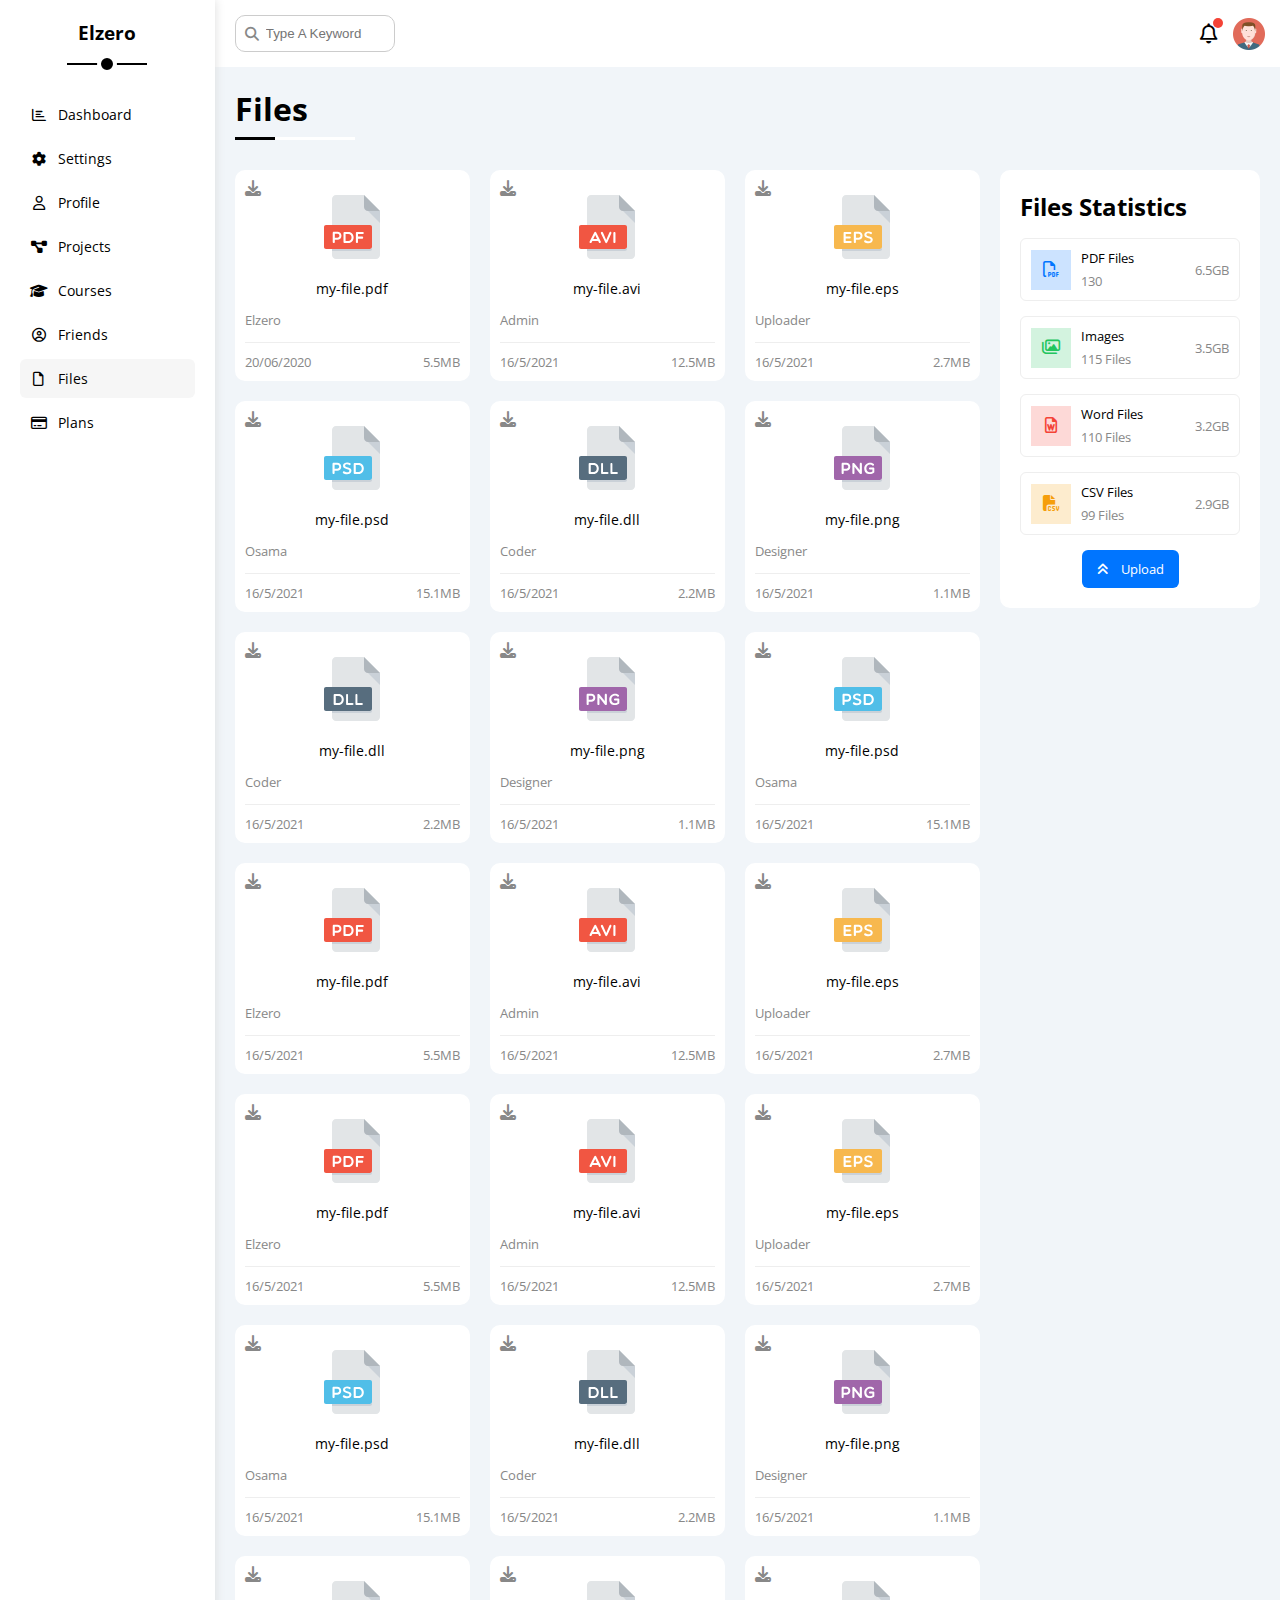
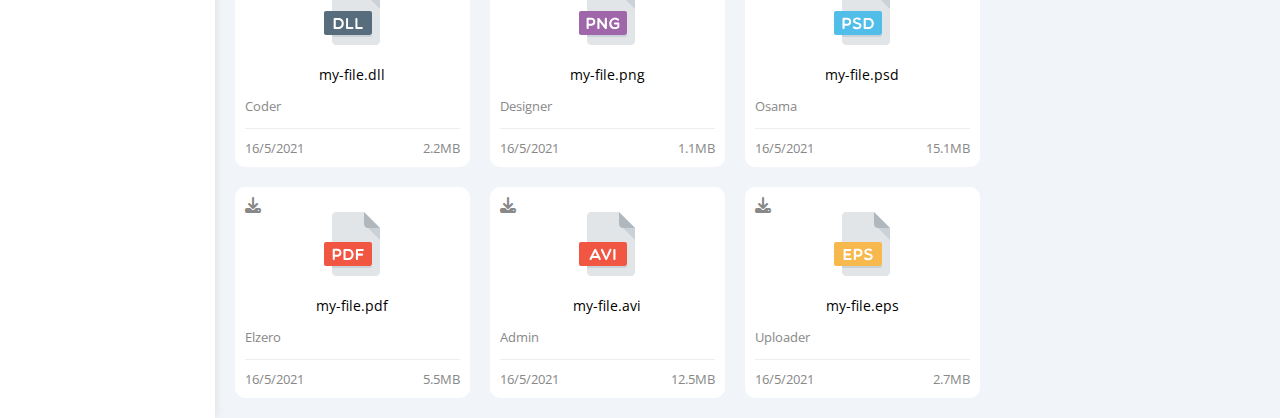
<file: files.html>
<!DOCTYPE html>
<html lang="en">
<head>
    <meta charset="UTF-8">
    <meta name="viewport" content="width=device-width, initial-scale=1.0">
    <link rel="stylesheet" href="css/all.min.css">
    <link rel="stylesheet" href="css/framework.css">
    <link rel="stylesheet" href="css/master.css">
    <link rel="preconnect" href="https://fonts.googleapis.com" />
    <link rel="preconnect" href="https://fonts.gstatic.com" crossorigin />
    <link href="https://fonts.googleapis.com/css2?family=Open+Sans:wght@300;500&#038;display=swap" rel="stylesheet" />
    <title>Files</title>
</head>
<body>
  <div class="page d-flex">
    <div class="sidebar bg-white p-20 p-relative">
      <h3 class="p-relative txt-c mt-0">Elzero</h3>
      <ul>
        <li>
          <a class=" d-flex align-center fs-14 c-black rad-6 p-10" href="index.html">
            <i class="fa-regular fa-chart-bar fa-fw"></i>
            <span class="hide-mobile">Dashboard</span>
          </a>
        </li>
        <li>
          <a class="d-flex align-center fs-14 c-black rad-6 p-10" href="settings.html">
            <i class="fa-solid fa-gear fa-fw"></i>
            <span class="hide-mobile">Settings</span>
          </a>
        </li>
        <li>
          <a class="  d-flex align-center fs-14 c-black rad-6 p-10" href="profile.html">
            <i class="fa-regular fa-user fa-fw"></i>
            <span class="hide-mobile">Profile</span>
          </a>
        </li>
        <li>
          <a class="d-flex align-center fs-14 c-black rad-6 p-10" href="projects.html">
            <i class="fa-solid fa-diagram-project fa-fw"></i>
            <span class="hide-mobile">Projects</span>
          </a>
        </li>
        <li>
          <a class="d-flex align-center fs-14 c-black rad-6 p-10" href="courses.html">
            <i class="fa-solid fa-graduation-cap fa-fw"></i>
            <span class="hide-mobile">Courses</span>
          </a>
        </li>
        <li>
          <a class="d-flex align-center fs-14 c-black rad-6 p-10" href="friends.html">
            <i class="fa-regular fa-circle-user fa-fw"></i>
            <span class="hide-mobile">Friends</span>
          </a>
        </li>
        <li>
          <a class=" active d-flex align-center fs-14 c-black rad-6 p-10" href="files.html">
            <i class="fa-regular fa-file fa-fw"></i>
            <span class="hide-mobile">Files</span>
          </a>
        </li>
        <li>
          <a class="d-flex align-center fs-14 c-black rad-6 p-10" href="plans.html">
            <i class="fa-regular fa-credit-card fa-fw"></i>
            <span class="hide-mobile">Plans</span>
          </a>
        </li>
      </ul>
    </div>
    <div class="content w-full">
      <!-- Start Head -->
      <div class="head bg-white p-15 between-flex">
        <div class="search p-relative">
          <input class="p-10" type="search" placeholder="Type A Keyword"> 
        </div>
        <div class="icons d-flex align-center">
         <span class="notification p-relative">
          <i class="fa-regular fa-bell fa-lg"></i>
         </span>
         <img src="images/avatar.png" alt="">
        </div>
      </div>
      <!-- End Head -->
      <h1 class="p-relative">Files</h1>
      <div class="files-page d-flex m-20 gap-20">
        <div class="files-stats p-20 bg-white rad-10">
          <h2 class="mt-0 mb-15 txt-c-mobile">Files Statistics</h2>
          <div class="d-flex align-center border-eee p-10 rad-6 mb-15 fs-13">
            <i class="fa-regular fa-file-pdf fa-lg blue center-flex c-blue icon"></i>
            <div class="info">
              <span>PDF Files</span>
              <span class="c-grey d-block mt-5">130</span>
            </div>
            <div class="size c-grey">6.5GB</div>
          </div>
          <div class="d-flex align-center border-eee p-10 rad-6 mb-15 fs-13">
            <i class="fa-regular fa-images fa-lg green center-flex c-green icon"></i>
            <div class="info">
              <span>Images</span>
              <span class="c-grey d-block mt-5">115 Files</span>
            </div>
            <div class="size c-grey">3.5GB</div>
          </div>
          <div class="d-flex align-center border-eee p-10 rad-6 mb-15 fs-13">
            <i class="fa-regular fa-file-word fa-lg red center-flex c-red icon"></i>
            <div class="info">
              <span>Word Files</span>
              <span class="c-grey d-block mt-5">110 Files</span>
            </div>
            <div class="size c-grey">3.2GB</div>
          </div>
          <div class="d-flex align-center border-eee p-10 rad-6 fs-13">
            <i class="fa-solid fa-file-csv fa-lg orange center-flex c-orange icon"></i>
            <div class="info">
              <span>CSV Files</span>
              <span class="c-grey d-block mt-5">99 Files</span>
            </div>
            <div class="size c-grey">2.9GB</div>
          </div>
          <a class="upload bg-blue c-white fs-13 rad-6 d-block w-fit" href="#">
            <i class="fa-solid fa-angles-up mr-10"></i>
            Upload
          </a>
        </div>
        <div class="files-content d-grid gap-20">
          <div class="file bg-white p-10 rad-10">
            <i class="fa-solid fa-download c-grey p-absolute"></i>
            <div class="icon txt-c">
              <img decoding="async" class="mt-15 mb-15" src="images/pdf.svg" alt="" />
            </div>
            <div class="txt-c mb-10 fs-14">my-file.pdf</div>
            <p class="c-grey fs-13">Elzero</p>
            <div class="info between-flex mt-10 pt-10 fs-13 c-grey">
              <span>20/06/2020</span>
              <span>5.5MB</span>
            </div>
          </div>
          <div class="file bg-white p-10 rad-10">
            <i class="fa-solid fa-download c-grey p-absolute"></i>
            <div class="icon txt-c">
              <img decoding="async" class="mt-15 mb-15" src="images/avi.svg" alt="" />
            </div>
            <div class="txt-c mb-10 fs-14">my-file.avi</div>
            <p class="c-grey fs-13">Admin</p>
            <div class="info between-flex mt-10 pt-10 fs-13 c-grey">
              <span>16/5/2021</span>
              <span>12.5MB</span>
            </div>
          </div>
          <div class="file bg-white p-10 rad-10">
            <i class="fa-solid fa-download c-grey p-absolute"></i>
            <div class="icon txt-c">
              <img decoding="async" class="mt-15 mb-15" src="images/eps.svg" alt="" />
            </div>
            <div class="txt-c mb-10 fs-14">my-file.eps</div>
            <p class="c-grey fs-13">Uploader</p>
            <div class="info between-flex mt-10 pt-10 fs-13 c-grey">
              <span>16/5/2021</span>
              <span>2.7MB</span>
            </div>
          </div>
          <div class="file bg-white p-10 rad-10">
            <i class="fa-solid fa-download c-grey p-absolute"></i>
            <div class="icon txt-c">
              <img decoding="async" class="mt-15 mb-15" src="images/psd.svg" alt="" />
            </div>
            <div class="txt-c mb-10 fs-14">my-file.psd</div>
            <p class="c-grey fs-13">Osama</p>
            <div class="info between-flex mt-10 pt-10 fs-13 c-grey">
              <span>16/5/2021</span>
              <span>15.1MB</span>
            </div>
          </div>
          <div class="file bg-white p-10 rad-10">
            <i class="fa-solid fa-download c-grey p-absolute"></i>
            <div class="icon txt-c">
              <img decoding="async" class="mt-15 mb-15" src="images/dll.svg" alt="" />
            </div>
            <div class="txt-c mb-10 fs-14">my-file.dll</div>
            <p class="c-grey fs-13">Coder</p>
            <div class="info between-flex mt-10 pt-10 fs-13 c-grey">
              <span>16/5/2021</span>
              <span>2.2MB</span>
            </div>
          </div>
          <div class="file bg-white p-10 rad-10">
            <i class="fa-solid fa-download c-grey p-absolute"></i>
            <div class="icon txt-c">
              <img decoding="async" class="mt-15 mb-15" src="images/png.svg" alt="" />
            </div>
            <div class="txt-c mb-10 fs-14">my-file.png</div>
            <p class="c-grey fs-13">Designer</p>
            <div class="info between-flex mt-10 pt-10 fs-13 c-grey">
              <span>16/5/2021</span>
              <span>1.1MB</span>
            </div>
          </div>
          <div class="file bg-white p-10 rad-10">
            <i class="fa-solid fa-download c-grey p-absolute"></i>
            <div class="icon txt-c">
              <img decoding="async" class="mt-15 mb-15" src="images/dll.svg" alt="" />
            </div>
            <div class="txt-c mb-10 fs-14">my-file.dll</div>
            <p class="c-grey fs-13">Coder</p>
            <div class="info between-flex mt-10 pt-10 fs-13 c-grey">
              <span>16/5/2021</span>
              <span>2.2MB</span>
            </div>
          </div>
          <div class="file bg-white p-10 rad-10">
            <i class="fa-solid fa-download c-grey p-absolute"></i>
            <div class="icon txt-c">
              <img decoding="async" class="mt-15 mb-15" src="images/png.svg" alt="" />
            </div>
            <div class="txt-c mb-10 fs-14">my-file.png</div>
            <p class="c-grey fs-13">Designer</p>
            <div class="info between-flex mt-10 pt-10 fs-13 c-grey">
              <span>16/5/2021</span>
              <span>1.1MB</span>
            </div>
          </div>
          <div class="file bg-white p-10 rad-10">
            <i class="fa-solid fa-download c-grey p-absolute"></i>
            <div class="icon txt-c">
              <img decoding="async" class="mt-15 mb-15" src="images/psd.svg" alt="" />
            </div>
            <div class="txt-c mb-10 fs-14">my-file.psd</div>
            <p class="c-grey fs-13">Osama</p>
            <div class="info between-flex mt-10 pt-10 fs-13 c-grey">
              <span>16/5/2021</span>
              <span>15.1MB</span>
            </div>
          </div>
          <div class="file bg-white p-10 rad-10">
            <i class="fa-solid fa-download c-grey p-absolute"></i>
            <div class="icon txt-c">
              <img decoding="async" class="mt-15 mb-15" src="images/pdf.svg" alt="" />
            </div>
            <div class="txt-c mb-10 fs-14">my-file.pdf</div>
            <p class="c-grey fs-13">Elzero</p>
            <div class="info between-flex mt-10 pt-10 fs-13 c-grey">
              <span>16/5/2021</span>
              <span>5.5MB</span>
            </div>
          </div>
          <div class="file bg-white p-10 rad-10">
            <i class="fa-solid fa-download c-grey p-absolute"></i>
            <div class="icon txt-c">
              <img decoding="async" class="mt-15 mb-15" src="images/avi.svg" alt="" />
            </div>
            <div class="txt-c mb-10 fs-14">my-file.avi</div>
            <p class="c-grey fs-13">Admin</p>
            <div class="info between-flex mt-10 pt-10 fs-13 c-grey">
              <span>16/5/2021</span>
              <span>12.5MB</span>
            </div>
          </div>
          <div class="file bg-white p-10 rad-10">
            <i class="fa-solid fa-download c-grey p-absolute"></i>
            <div class="icon txt-c">
              <img decoding="async" class="mt-15 mb-15" src="images/eps.svg" alt="" />
            </div>
            <div class="txt-c mb-10 fs-14">my-file.eps</div>
            <p class="c-grey fs-13">Uploader</p>
            <div class="info between-flex mt-10 pt-10 fs-13 c-grey">
              <span>16/5/2021</span>
              <span>2.7MB</span>
            </div>
          </div>
          <div class="file bg-white p-10 rad-10">
            <i class="fa-solid fa-download c-grey p-absolute"></i>
            <div class="icon txt-c">
              <img decoding="async" class="mt-15 mb-15" src="images/pdf.svg" alt="" />
            </div>
            <div class="txt-c mb-10 fs-14">my-file.pdf</div>
            <p class="c-grey fs-13">Elzero</p>
            <div class="info between-flex mt-10 pt-10 fs-13 c-grey">
              <span>16/5/2021</span>
              <span>5.5MB</span>
            </div>
          </div>
          <div class="file bg-white p-10 rad-10">
            <i class="fa-solid fa-download c-grey p-absolute"></i>
            <div class="icon txt-c">
              <img decoding="async" class="mt-15 mb-15" src="images/avi.svg" alt="" />
            </div>
            <div class="txt-c mb-10 fs-14">my-file.avi</div>
            <p class="c-grey fs-13">Admin</p>
            <div class="info between-flex mt-10 pt-10 fs-13 c-grey">
              <span>16/5/2021</span>
              <span>12.5MB</span>
            </div>
          </div>
          <div class="file bg-white p-10 rad-10">
            <i class="fa-solid fa-download c-grey p-absolute"></i>
            <div class="icon txt-c">
              <img decoding="async" class="mt-15 mb-15" src="images/eps.svg" alt="" />
            </div>
            <div class="txt-c mb-10 fs-14">my-file.eps</div>
            <p class="c-grey fs-13">Uploader</p>
            <div class="info between-flex mt-10 pt-10 fs-13 c-grey">
              <span>16/5/2021</span>
              <span>2.7MB</span>
            </div>
          </div>
          <div class="file bg-white p-10 rad-10">
            <i class="fa-solid fa-download c-grey p-absolute"></i>
            <div class="icon txt-c">
              <img decoding="async" class="mt-15 mb-15" src="images/psd.svg" alt="" />
            </div>
            <div class="txt-c mb-10 fs-14">my-file.psd</div>
            <p class="c-grey fs-13">Osama</p>
            <div class="info between-flex mt-10 pt-10 fs-13 c-grey">
              <span>16/5/2021</span>
              <span>15.1MB</span>
            </div>
          </div>
          <div class="file bg-white p-10 rad-10">
            <i class="fa-solid fa-download c-grey p-absolute"></i>
            <div class="icon txt-c">
              <img decoding="async" class="mt-15 mb-15" src="images/dll.svg" alt="" />
            </div>
            <div class="txt-c mb-10 fs-14">my-file.dll</div>
            <p class="c-grey fs-13">Coder</p>
            <div class="info between-flex mt-10 pt-10 fs-13 c-grey">
              <span>16/5/2021</span>
              <span>2.2MB</span>
            </div>
          </div>
          <div class="file bg-white p-10 rad-10">
            <i class="fa-solid fa-download c-grey p-absolute"></i>
            <div class="icon txt-c">
              <img decoding="async" class="mt-15 mb-15" src="images/png.svg" alt="" />
            </div>
            <div class="txt-c mb-10 fs-14">my-file.png</div>
            <p class="c-grey fs-13">Designer</p>
            <div class="info between-flex mt-10 pt-10 fs-13 c-grey">
              <span>16/5/2021</span>
              <span>1.1MB</span>
            </div>
          </div>
          <div class="file bg-white p-10 rad-10">
            <i class="fa-solid fa-download c-grey p-absolute"></i>
            <div class="icon txt-c">
              <img decoding="async" class="mt-15 mb-15" src="images/dll.svg" alt="" />
            </div>
            <div class="txt-c mb-10 fs-14">my-file.dll</div>
            <p class="c-grey fs-13">Coder</p>
            <div class="info between-flex mt-10 pt-10 fs-13 c-grey">
              <span>16/5/2021</span>
              <span>2.2MB</span>
            </div>
          </div>
          <div class="file bg-white p-10 rad-10">
            <i class="fa-solid fa-download c-grey p-absolute"></i>
            <div class="icon txt-c">
              <img decoding="async" class="mt-15 mb-15" src="images/png.svg" alt="" />
            </div>
            <div class="txt-c mb-10 fs-14">my-file.png</div>
            <p class="c-grey fs-13">Designer</p>
            <div class="info between-flex mt-10 pt-10 fs-13 c-grey">
              <span>16/5/2021</span>
              <span>1.1MB</span>
            </div>
          </div>
          <div class="file bg-white p-10 rad-10">
            <i class="fa-solid fa-download c-grey p-absolute"></i>
            <div class="icon txt-c">
              <img decoding="async" class="mt-15 mb-15" src="images/psd.svg" alt="" />
            </div>
            <div class="txt-c mb-10 fs-14">my-file.psd</div>
            <p class="c-grey fs-13">Osama</p>
            <div class="info between-flex mt-10 pt-10 fs-13 c-grey">
              <span>16/5/2021</span>
              <span>15.1MB</span>
            </div>
          </div>
          <div class="file bg-white p-10 rad-10">
            <i class="fa-solid fa-download c-grey p-absolute"></i>
            <div class="icon txt-c">
              <img decoding="async" class="mt-15 mb-15" src="images/pdf.svg" alt="" />
            </div>
            <div class="txt-c mb-10 fs-14">my-file.pdf</div>
            <p class="c-grey fs-13">Elzero</p>
            <div class="info between-flex mt-10 pt-10 fs-13 c-grey">
              <span>16/5/2021</span>
              <span>5.5MB</span>
            </div>
          </div>
          <div class="file bg-white p-10 rad-10">
            <i class="fa-solid fa-download c-grey p-absolute"></i>
            <div class="icon txt-c">
              <img decoding="async" class="mt-15 mb-15" src="images/avi.svg" alt="" />
            </div>
            <div class="txt-c mb-10 fs-14">my-file.avi</div>
            <p class="c-grey fs-13">Admin</p>
            <div class="info between-flex mt-10 pt-10 fs-13 c-grey">
              <span>16/5/2021</span>
              <span>12.5MB</span>
            </div>
          </div>
          <div class="file bg-white p-10 rad-10">
            <i class="fa-solid fa-download c-grey p-absolute"></i>
            <div class="icon txt-c">
              <img decoding="async" class="mt-15 mb-15" src="images/eps.svg" alt="" />
            </div>
            <div class="txt-c mb-10 fs-14">my-file.eps</div>
            <p class="c-grey fs-13">Uploader</p>
            <div class="info between-flex mt-10 pt-10 fs-13 c-grey">
              <span>16/5/2021</span>
              <span>2.7MB</span>
            </div>
          </div>
        </div>
      </div>
    </div>
  </div>   
</body>
</html>
</file>
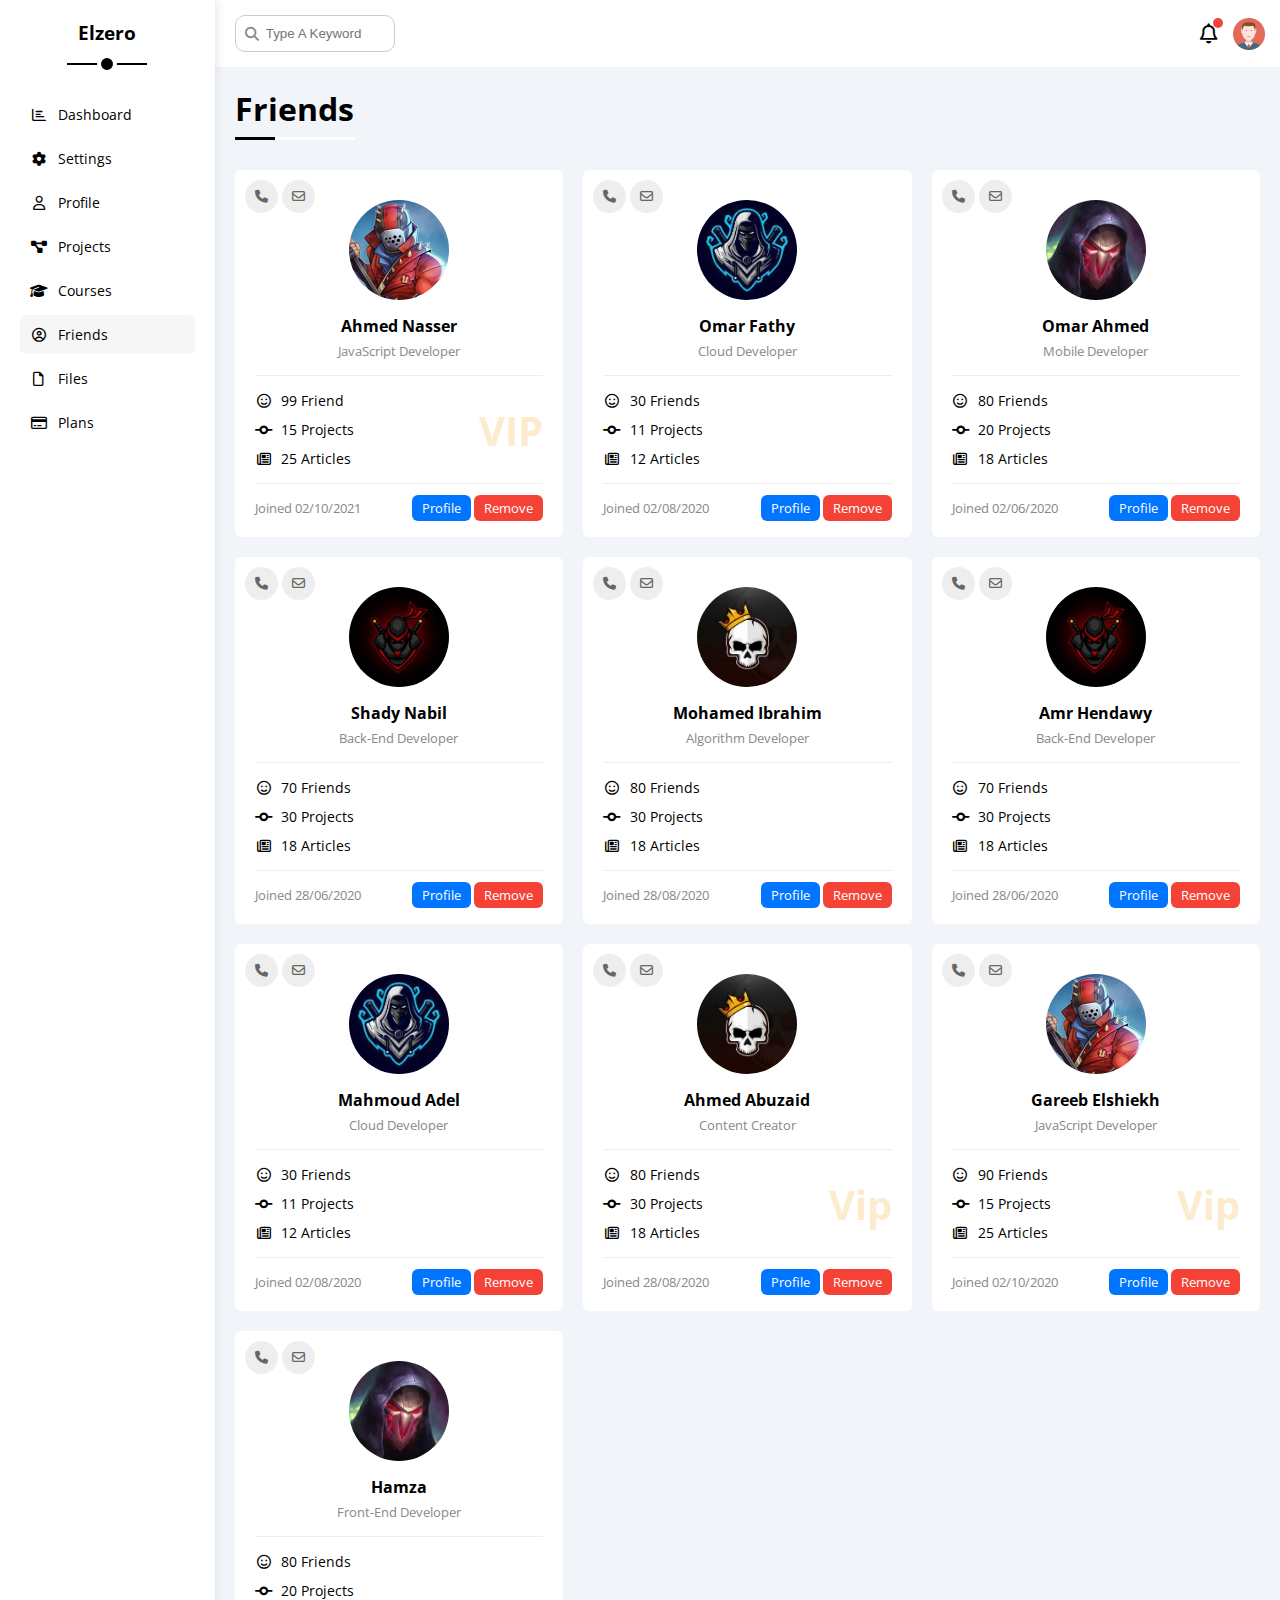
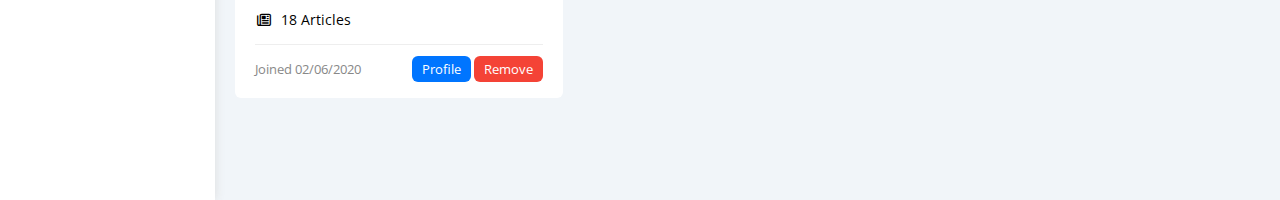
<file: friends.html>
<!DOCTYPE html>
<html lang="en">
<head>
    <meta charset="UTF-8">
    <meta name="viewport" content="width=device-width, initial-scale=1.0">
    <link rel="stylesheet" href="css/all.min.css">
    <link rel="stylesheet" href="css/framework.css">
    <link rel="stylesheet" href="css/master.css">
    <link rel="preconnect" href="https://fonts.googleapis.com" />
    <link rel="preconnect" href="https://fonts.gstatic.com" crossorigin />
    <link href="https://fonts.googleapis.com/css2?family=Open+Sans:wght@300;500&#038;display=swap" rel="stylesheet" />
    <title>Friends</title>
</head>
<body>
  <div class="page d-flex">
    <div class="sidebar bg-white p-20 p-relative">
      <h3 class="p-relative txt-c mt-0">Elzero</h3>
      <ul>
        <li>
          <a class=" d-flex align-center fs-14 c-black rad-6 p-10" href="index.html">
            <i class="fa-regular fa-chart-bar fa-fw"></i>
            <span class="hide-mobile">Dashboard</span>
          </a>
        </li>
        <li>
          <a class="d-flex align-center fs-14 c-black rad-6 p-10" href="settings.html">
            <i class="fa-solid fa-gear fa-fw"></i>
            <span class="hide-mobile">Settings</span>
          </a>
        </li>
        <li>
          <a class="  d-flex align-center fs-14 c-black rad-6 p-10" href="profile.html">
            <i class="fa-regular fa-user fa-fw"></i>
            <span class="hide-mobile">Profile</span>
          </a>
        </li>
        <li>
          <a class="d-flex align-center fs-14 c-black rad-6 p-10" href="projects.html">
            <i class="fa-solid fa-diagram-project fa-fw"></i>
            <span class="hide-mobile">Projects</span>
          </a>
        </li>
        <li>
          <a class="d-flex align-center fs-14 c-black rad-6 p-10" href="courses.html">
            <i class="fa-solid fa-graduation-cap fa-fw"></i>
            <span class="hide-mobile">Courses</span>
          </a>
        </li>
        <li>
          <a class=" active d-flex align-center fs-14 c-black rad-6 p-10" href="friends.html">
            <i class="fa-regular fa-circle-user fa-fw"></i>
            <span class="hide-mobile">Friends</span>
          </a>
        </li>
        <li>
          <a class="d-flex align-center fs-14 c-black rad-6 p-10" href="files.html">
            <i class="fa-regular fa-file fa-fw"></i>
            <span class="hide-mobile">Files</span>
          </a>
        </li>
        <li>
          <a class="d-flex align-center fs-14 c-black rad-6 p-10" href="plans.html">
            <i class="fa-regular fa-credit-card fa-fw"></i>
            <span class="hide-mobile">Plans</span>
          </a>
        </li>
      </ul>
    </div>
    <div class="content w-full">
      <!-- Start Head -->
      <div class="head bg-white p-15 between-flex">
        <div class="search p-relative">
          <input class="p-10" type="search" placeholder="Type A Keyword"> 
        </div>
        <div class="icons d-flex align-center">
         <span class="notification p-relative">
          <i class="fa-regular fa-bell fa-lg"></i>
         </span>
         <img src="images/avatar.png" alt="">
        </div>
      </div>
      <!-- End Head -->
      <h1 class="p-relative">Friends</h1>
      <div class="friends-page d-grid m-20 gap-20">
        <div class="friend bg-white rad-6 p-20 p-relative">
          <div class="contact">
            <i class="fa-solid fa-phone"></i>
            <i class="fa-regular fa-envelope"></i>
          </div>
          <div class="txt-c">
            <img decoding="async" class="rad-half mt-10 mb-10 w-100 h-100" src="images/friend-01.jpg" alt="" />
            <h4 class="m-0">Ahmed Nasser</h4>
            <p class="c-grey fs-13 mt-5 mb-0">JavaScript Developer</p>
          </div>
          <div class="icons fs-14 p-relative">
            <div class="mb-10">
              <i class="fa-regular fa-face-smile fa-fw"></i>
              <span>99 Friend</span>
            </div>
            <div class="mb-10">
              <i class="fa-solid fa-code-commit fa-fw"></i>
              <span>15 Projects</span>
            </div>
            <div>
              <i class="fa-regular fa-newspaper fa-fw"></i>
              <span>25 Articles</span>
            </div>
            <span class="vip fw-bold c-orange">VIP</span>
          </div>
          <div class="info between-flex fs-13">
            <span class="c-grey">Joined 02/10/2021</span>
            <div>
              <a class="bg-blue c-white btn-shape" href="profile.html">Profile</a>
              <a class="bg-red c-white btn-shape" href="#">Remove</a>
            </div>
          </div>
        </div>
        <div class="friend bg-white rad-6 p-20 p-relative">
          <div class="contact">
            <i class="fa-solid fa-phone"></i>
            <i class="fa-regular fa-envelope"></i>
          </div>
          <div class="txt-c">
            <img decoding="async" class="rad-half mt-10 mb-10 w-100 h-100" src="images/friend-02.jpg" alt="" />
            <h4 class="m-0">Omar Fathy</h4>
            <p class="c-grey fs-13 mt-5 mb-0">Cloud Developer</p>
          </div>
          <div class="icons fs-14 p-relative">
            <div class="mb-10">
              <i class="fa-regular fa-face-smile fa-fw"></i>
              <span>30 Friends</span>
            </div>
            <div class="mb-10">
              <i class="fa-solid fa-code-commit fa-fw"></i>
              <span>11 Projects</span>
            </div>
            <div>
              <i class="fa-regular fa-newspaper fa-fw"></i>
              <span>12 Articles</span>
            </div>
          </div>
          <div class="info between-flex fs-13">
            <span class="c-grey">Joined 02/08/2020</span>
            <div>
              <a class="bg-blue c-white btn-shape" href="profile.html">Profile</a>
              <a class="bg-red c-white btn-shape" href="">Remove</a>
            </div>
          </div>
        </div>
        <div class="friend bg-white rad-6 p-20 p-relative">
          <div class="contact">
            <i class="fa-solid fa-phone"></i>
            <i class="fa-regular fa-envelope"></i>
          </div>
          <div class="txt-c">
            <img decoding="async" class="rad-half mt-10 mb-10 w-100 h-100" src="images/friend-03.jpg" alt="" />
            <h4 class="m-0">Omar Ahmed</h4>
            <p class="c-grey fs-13 mt-5 mb-0">Mobile Developer</p>
          </div>
          <div class="icons fs-14 p-relative">
            <div class="mb-10">
              <i class="fa-regular fa-face-smile fa-fw"></i>
              <span>80 Friends</span>
            </div>
            <div class="mb-10">
              <i class="fa-solid fa-code-commit fa-fw"></i>
              <span>20 Projects</span>
            </div>
            <div>
              <i class="fa-regular fa-newspaper fa-fw"></i>
              <span>18 Articles</span>
            </div>
          </div>
          <div class="info between-flex fs-13">
            <span class="c-grey">Joined 02/06/2020</span>
            <div>
              <a class="bg-blue c-white btn-shape" href="profile.html">Profile</a>
              <a class="bg-red c-white btn-shape" href="">Remove</a>
            </div>
          </div>
        </div>
        <div class="friend bg-white rad-6 p-20 p-relative">
          <div class="contact">
            <i class="fa-solid fa-phone"></i>
            <i class="fa-regular fa-envelope"></i>
          </div>
          <div class="txt-c">
            <img decoding="async" class="rad-half mt-10 mb-10 w-100 h-100" src="images/friend-04.jpg" alt="" />
            <h4 class="m-0">Shady Nabil</h4>
            <p class="c-grey fs-13 mt-5 mb-0">Back-End Developer</p>
          </div>
          <div class="icons fs-14 p-relative">
            <div class="mb-10">
              <i class="fa-regular fa-face-smile fa-fw"></i>
              <span>70 Friends</span>
            </div>
            <div class="mb-10">
              <i class="fa-solid fa-code-commit fa-fw"></i>
              <span>30 Projects</span>
            </div>
            <div>
              <i class="fa-regular fa-newspaper fa-fw"></i>
              <span>18 Articles</span>
            </div>
          </div>
          <div class="info between-flex fs-13">
            <span class="c-grey">Joined 28/06/2020</span>
            <div>
              <a class="bg-blue c-white btn-shape" href="profile.html">Profile</a>
              <a class="bg-red c-white btn-shape" href="">Remove</a>
            </div>
          </div>
        </div>
        <div class="friend bg-white rad-6 p-20 p-relative">
          <div class="contact">
            <i class="fa-solid fa-phone"></i>
            <i class="fa-regular fa-envelope"></i>
          </div>
          <div class="txt-c">
            <img decoding="async" class="rad-half mt-10 mb-10 w-100 h-100" src="images/friend-05.jpg" alt="" />
            <h4 class="m-0">Mohamed Ibrahim</h4>
            <p class="c-grey fs-13 mt-5 mb-0">Algorithm Developer</p>
          </div>
          <div class="icons fs-14 p-relative">
            <div class="mb-10">
              <i class="fa-regular fa-face-smile fa-fw"></i>
              <span>80 Friends</span>
            </div>
            <div class="mb-10">
              <i class="fa-solid fa-code-commit fa-fw"></i>
              <span>30 Projects</span>
            </div>
            <div>
              <i class="fa-regular fa-newspaper fa-fw"></i>
              <span>18 Articles</span>
            </div>
          </div>
          <div class="info between-flex fs-13">
            <span class="c-grey">Joined 28/08/2020</span>
            <div>
              <a class="bg-blue c-white btn-shape" href="profile.html">Profile</a>
              <a class="bg-red c-white btn-shape" href="">Remove</a>
            </div>
          </div>
        </div>
        <div class="friend bg-white rad-6 p-20 p-relative">
          <div class="contact">
            <i class="fa-solid fa-phone"></i>
            <i class="fa-regular fa-envelope"></i>
          </div>
          <div class="txt-c">
            <img decoding="async" class="rad-half mt-10 mb-10 w-100 h-100" src="images/friend-04.jpg" alt="" />
            <h4 class="m-0">Amr Hendawy</h4>
            <p class="c-grey fs-13 mt-5 mb-0">Back-End Developer</p>
          </div>
          <div class="icons fs-14 p-relative">
            <div class="mb-10">
              <i class="fa-regular fa-face-smile fa-fw"></i>
              <span>70 Friends</span>
            </div>
            <div class="mb-10">
              <i class="fa-solid fa-code-commit fa-fw"></i>
              <span>30 Projects</span>
            </div>
            <div>
              <i class="fa-regular fa-newspaper fa-fw"></i>
              <span>18 Articles</span>
            </div>
          </div>
          <div class="info between-flex fs-13">
            <span class="c-grey">Joined 28/06/2020</span>
            <div>
              <a class="bg-blue c-white btn-shape" href="profile.html">Profile</a>
              <a class="bg-red c-white btn-shape" href="">Remove</a>
            </div>
          </div>
        </div>
        <div class="friend bg-white rad-6 p-20 p-relative">
          <div class="contact">
            <i class="fa-solid fa-phone"></i>
            <i class="fa-regular fa-envelope"></i>
          </div>
          <div class="txt-c">
            <img decoding="async" class="rad-half mt-10 mb-10 w-100 h-100" src="images/friend-02.jpg" alt="" />
            <h4 class="m-0">Mahmoud Adel</h4>
            <p class="c-grey fs-13 mt-5 mb-0">Cloud Developer</p>
          </div>
          <div class="icons fs-14 p-relative">
            <div class="mb-10">
              <i class="fa-regular fa-face-smile fa-fw"></i>
              <span>30 Friends</span>
            </div>
            <div class="mb-10">
              <i class="fa-solid fa-code-commit fa-fw"></i>
              <span>11 Projects</span>
            </div>
            <div>
              <i class="fa-regular fa-newspaper fa-fw"></i>
              <span>12 Articles</span>
            </div>
          </div>
          <div class="info between-flex fs-13">
            <span class="c-grey">Joined 02/08/2020</span>
            <div>
              <a class="bg-blue c-white btn-shape" href="profile.html">Profile</a>
              <a class="bg-red c-white btn-shape" href="">Remove</a>
            </div>
          </div>
        </div>
        <div class="friend bg-white rad-6 p-20 p-relative">
          <div class="contact">
            <i class="fa-solid fa-phone"></i>
            <i class="fa-regular fa-envelope"></i>
          </div>
          <div class="txt-c">
            <img decoding="async" class="rad-half mt-10 mb-10 w-100 h-100" src="images/friend-05.jpg" alt="" />
            <h4 class="m-0">Ahmed Abuzaid</h4>
            <p class="c-grey fs-13 mt-5 mb-0">Content Creator</p>
          </div>
          <div class="icons fs-14 p-relative">
            <div class="mb-10">
              <i class="fa-regular fa-face-smile fa-fw"></i>
              <span>80 Friends</span>
            </div>
            <div class="mb-10">
              <i class="fa-solid fa-code-commit fa-fw"></i>
              <span>30 Projects</span>
            </div>
            <div>
              <i class="fa-regular fa-newspaper fa-fw"></i>
              <span>18 Articles</span>
            </div>
            <span class="vip fw-bold c-orange">Vip</span>
          </div>
          <div class="info between-flex fs-13">
            <span class="c-grey">Joined 28/08/2020</span>
            <div>
              <a class="bg-blue c-white btn-shape" href="profile.html">Profile</a>
              <a class="bg-red c-white btn-shape" href="">Remove</a>
            </div>
          </div>
        </div>
        <div class="friend bg-white rad-6 p-20 p-relative">
          <div class="contact">
            <i class="fa-solid fa-phone"></i>
            <i class="fa-regular fa-envelope"></i>
          </div>
          <div class="txt-c">
            <img decoding="async" class="rad-half mt-10 mb-10 w-100 h-100" src="images/friend-01.jpg" alt="" />
            <h4 class="m-0">Gareeb Elshiekh</h4>
            <p class="c-grey fs-13 mt-5 mb-0">JavaScript Developer</p>
          </div>
          <div class="icons fs-14 p-relative">
            <div class="mb-10">
              <i class="fa-regular fa-face-smile fa-fw"></i>
              <span>90 Friends</span>
            </div>
            <div class="mb-10">
              <i class="fa-solid fa-code-commit fa-fw"></i>
              <span>15 Projects</span>
            </div>
            <div>
              <i class="fa-regular fa-newspaper fa-fw"></i>
              <span>25 Articles</span>
            </div>
            <span class="vip fw-bold c-orange">Vip</span>
          </div>
          <div class="info between-flex fs-13">
            <span class="c-grey">Joined 02/10/2020</span>
            <div>
              <a class="bg-blue c-white btn-shape" href="profile.html">Profile</a>
              <a class="bg-red c-white btn-shape" href="">Remove</a>
            </div>
          </div>
        </div>
        <div class="friend bg-white rad-6 p-20 p-relative">
          <div class="contact">
            <i class="fa-solid fa-phone"></i>
            <i class="fa-regular fa-envelope"></i>
          </div>
          <div class="txt-c">
            <img decoding="async" class="rad-half mt-10 mb-10 w-100 h-100" src="images/friend-03.jpg" alt="" />
            <h4 class="m-0">Hamza</h4>
            <p class="c-grey fs-13 mt-5 mb-0">Front-End Developer</p>
          </div>
          <div class="icons fs-14 p-relative">
            <div class="mb-10">
              <i class="fa-regular fa-face-smile fa-fw"></i>
              <span>80 Friends</span>
            </div>
            <div class="mb-10">
              <i class="fa-solid fa-code-commit fa-fw"></i>
              <span>20 Projects</span>
            </div>
            <div>
              <i class="fa-regular fa-newspaper fa-fw"></i>
              <span>18 Articles</span>
            </div>
          </div>
          <div class="info between-flex fs-13">
            <span class="c-grey">Joined 02/06/2020</span>
            <div>
              <a class="bg-blue c-white btn-shape" href="profile.html">Profile</a>
              <a class="bg-red c-white btn-shape" href="">Remove</a>
            </div>
          </div>
        </div>
      </div>
    </div>
  </div>   
</body>
</html>
</file>
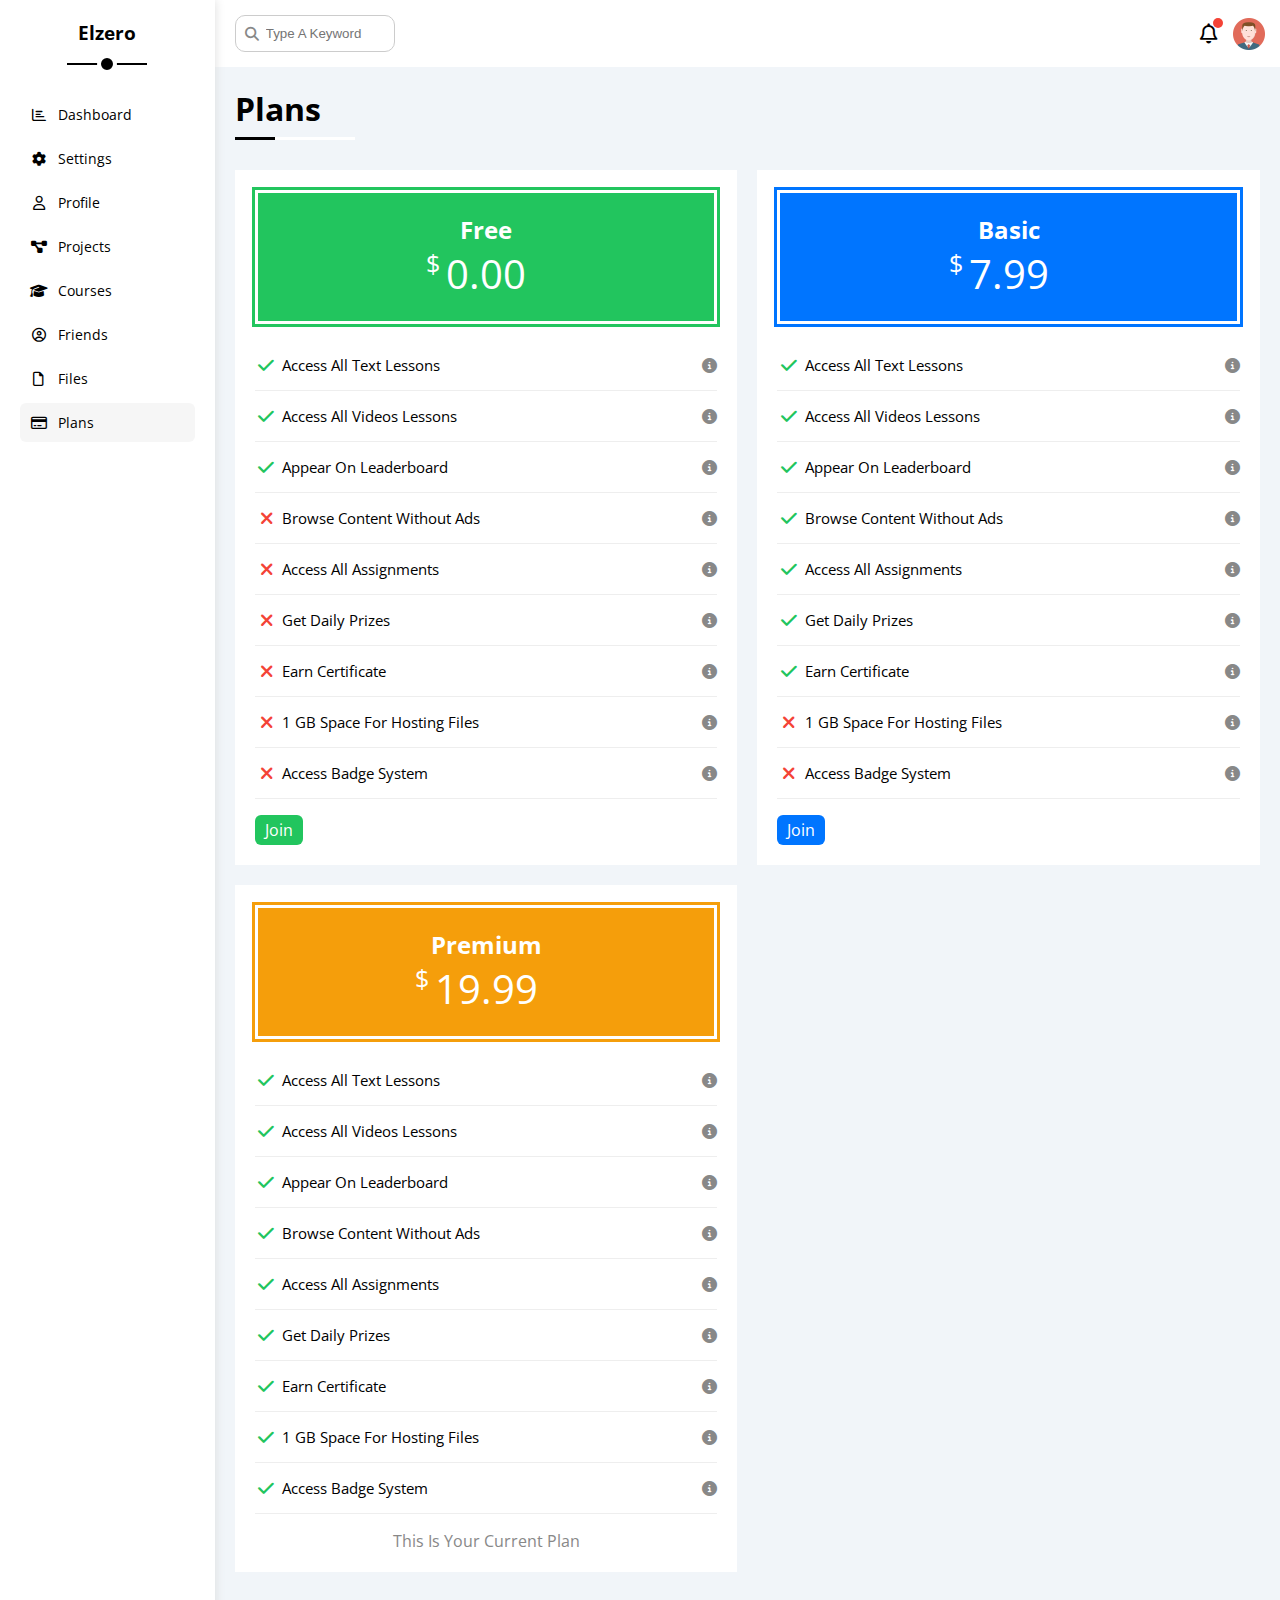
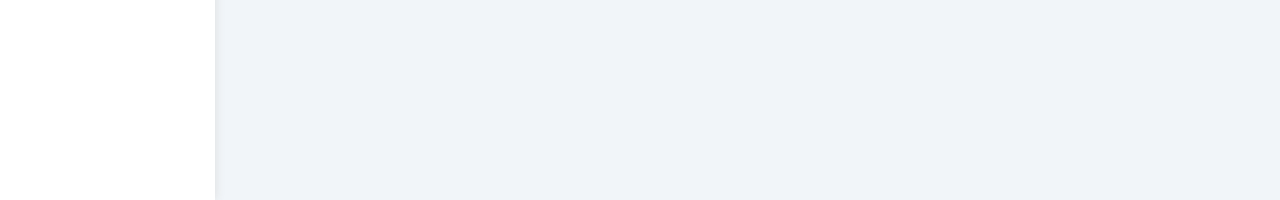
<file: plans.html>
<!DOCTYPE html>
<html lang="en">
<head>
    <meta charset="UTF-8">
    <meta name="viewport" content="width=device-width, initial-scale=1.0">
    <link rel="stylesheet" href="css/all.min.css">
    <link rel="stylesheet" href="css/framework.css">
    <link rel="stylesheet" href="css/master.css">
    <link rel="preconnect" href="https://fonts.googleapis.com" />
    <link rel="preconnect" href="https://fonts.gstatic.com" crossorigin />
    <link href="https://fonts.googleapis.com/css2?family=Open+Sans:wght@300;500&#038;display=swap" rel="stylesheet" />
    <title>Plans</title>
</head>
<body>
  <div class="page d-flex">
    <div class="sidebar bg-white p-20 p-relative">
      <h3 class="p-relative txt-c mt-0">Elzero</h3>
      <ul>
        <li>
          <a class=" d-flex align-center fs-14 c-black rad-6 p-10" href="index.html">
            <i class="fa-regular fa-chart-bar fa-fw"></i>
            <span class="hide-mobile">Dashboard</span>
          </a>
        </li>
        <li>
          <a class="d-flex align-center fs-14 c-black rad-6 p-10" href="settings.html">
            <i class="fa-solid fa-gear fa-fw"></i>
            <span class="hide-mobile">Settings</span>
          </a>
        </li>
        <li>
          <a class="  d-flex align-center fs-14 c-black rad-6 p-10" href="profile.html">
            <i class="fa-regular fa-user fa-fw"></i>
            <span class="hide-mobile">Profile</span>
          </a>
        </li>
        <li>
          <a class="d-flex align-center fs-14 c-black rad-6 p-10" href="projects.html">
            <i class="fa-solid fa-diagram-project fa-fw"></i>
            <span class="hide-mobile">Projects</span>
          </a>
        </li>
        <li>
          <a class="d-flex align-center fs-14 c-black rad-6 p-10" href="courses.html">
            <i class="fa-solid fa-graduation-cap fa-fw"></i>
            <span class="hide-mobile">Courses</span>
          </a>
        </li>
        <li>
          <a class="d-flex align-center fs-14 c-black rad-6 p-10" href="friends.html">
            <i class="fa-regular fa-circle-user fa-fw"></i>
            <span class="hide-mobile">Friends</span>
          </a>
        </li>
        <li>
          <a class="d-flex align-center fs-14 c-black rad-6 p-10" href="files.html">
            <i class="fa-regular fa-file fa-fw"></i>
            <span class="hide-mobile">Files</span>
          </a>
        </li>
        <li>
          <a class=" active d-flex align-center fs-14 c-black rad-6 p-10" href="plans.html">
            <i class="fa-regular fa-credit-card fa-fw"></i>
            <span class="hide-mobile">Plans</span>
          </a>
        </li>
      </ul>
    </div>
    <div class="content w-full">
      <!-- Start Head -->
      <div class="head bg-white p-15 between-flex">
        <div class="search p-relative">
          <input class="p-10" type="search" placeholder="Type A Keyword"> 
        </div>
        <div class="icons d-flex align-center">
         <span class="notification p-relative">
          <i class="fa-regular fa-bell fa-lg"></i>
         </span>
         <img src="images/avatar.png" alt="">
        </div>
      </div>
      <!-- End Head -->
      <h1 class="p-relative">Plans</h1>
      <div class="plans-page d-grid m-20 gap-20">
        <div class="plan green bg-white p-20">
          <div class="top bg-green txt-c p-20">
            <h2 class="m-0 c-white">Free</h2>
            <div class="price c-white"><span>$</span>0.00</div>
          </div>
          <ul>
            <li>
              <i class="fa-solid fa-check fa-fw yes"></i>
              <span>Access All Text Lessons</span>
              <i class="fa-solid fa-circle-info help"></i>
            </li>
            <li>
              <i class="fa-solid fa-check fa-fw yes"></i>
              <span>Access All Videos Lessons</span>
              <i class="fa-solid fa-circle-info help"></i>
            </li>
            <li>
              <i class="fa-solid fa-check fa-fw yes"></i>
              <span>Appear On Leaderboard</span>
              <i class="fa-solid fa-circle-info help"></i>
            </li>
            <li>
              <i class="fa-solid fa-xmark fa-fw"></i>
              <span>Browse Content Without Ads</span>
              <i class="fa-solid fa-circle-info help"></i>
            </li>
            <li>
              <i class="fa-solid fa-xmark fa-fw"></i>
              <span>Access All Assignments</span>
              <i class="fa-solid fa-circle-info help"></i>
            </li>
            <li>
              <i class="fa-solid fa-xmark fa-fw"></i>
              <span>Get Daily Prizes</span>
              <i class="fa-solid fa-circle-info help"></i>
            </li>
            <li>
              <i class="fa-solid fa-xmark fa-fw"></i>
              <span>Earn Certificate</span>
              <i class="fa-solid fa-circle-info help"></i>
            </li>
            <li>
              <i class="fa-solid fa-xmark fa-fw"></i>
              <span>1 GB Space For Hosting Files</span>
              <i class="fa-solid fa-circle-info help"></i>
            </li>
            <li>
              <i class="fa-solid fa-xmark fa-fw"></i>
              <span>Access Badge System</span>
              <i class="fa-solid fa-circle-info help"></i>
            </li>
          </ul>
          <a href="#" class="btn-shape bg-green c-white d-block w-fit">Join</a>
        </div>
        <!-- Start Plan -->
        <div class="plan blue bg-white p-20">
          <div class="top bg-blue txt-c p-20">
            <h2 class="m-0 c-white">Basic</h2>
            <div class="price c-white"><span>$</span>7.99</div>
          </div>
          <ul class="list-none p-0">
            <li>
              <i class="fa-solid fa-check fa-fw yes"></i>
              <span>Access All Text Lessons</span>
              <i class="fa-solid fa-circle-info help"></i>
            </li>
            <li>
              <i class="fa-solid fa-check fa-fw yes"></i>
              <span>Access All Videos Lessons</span>
              <i class="fa-solid fa-circle-info help"></i>
            </li>
            <li>
              <i class="fa-solid fa-check fa-fw yes"></i>
              <span>Appear On Leaderboard</span>
              <i class="fa-solid fa-circle-info help"></i>
            </li>
            <li>
              <i class="fa-solid fa-check fa-fw yes"></i>
              <span>Browse Content Without Ads</span>
              <i class="fa-solid fa-circle-info help"></i>
            </li>
            <li>
              <i class="fa-solid fa-check fa-fw yes"></i>
              <span>Access All Assignments</span>
              <i class="fa-solid fa-circle-info help"></i>
            </li>
            <li>
              <i class="fa-solid fa-check fa-fw yes"></i>
              <span>Get Daily Prizes</span>
              <i class="fa-solid fa-circle-info help"></i>
            </li>
            <li>
              <i class="fa-solid fa-check fa-fw yes"></i>
              <span>Earn Certificate</span>
              <i class="fa-solid fa-circle-info help"></i>
            </li>
            <li>
              <i class="fa-solid fa-xmark fa-fw"></i>
              <span>1 GB Space For Hosting Files</span>
              <i class="fa-solid fa-circle-info help"></i>
            </li>
            <li>
              <i class="fa-solid fa-xmark fa-fw"></i>
              <span>Access Badge System</span>
              <i class="fa-solid fa-circle-info help"></i>
            </li>
          </ul>
          <a href="#" class="btn-shape bg-blue c-white d-block w-fit">Join</a>
        </div>
        <!-- End Plan -->
        <!-- Start Plan -->
        <div class="plan orange bg-white p-20">
          <div class="top bg-orange txt-c p-20">
            <h2 class="m-0 c-white">Premium</h2>
            <div class="price c-white"><span>$</span>19.99</div>
          </div>
          <ul class="list-none p-0">
            <li>
              <i class="fa-solid fa-check fa-fw yes"></i>
              <span>Access All Text Lessons</span>
              <i class="fa-solid fa-circle-info help"></i>
            </li>
            <li>
              <i class="fa-solid fa-check fa-fw yes"></i>
              <span>Access All Videos Lessons</span>
              <i class="fa-solid fa-circle-info help"></i>
            </li>
            <li>
              <i class="fa-solid fa-check fa-fw yes"></i>
              <span>Appear On Leaderboard</span>
              <i class="fa-solid fa-circle-info help"></i>
            </li>
            <li>
              <i class="fa-solid fa-check fa-fw yes"></i>
              <span>Browse Content Without Ads</span>
              <i class="fa-solid fa-circle-info help"></i>
            </li>
            <li>
              <i class="fa-solid fa-check fa-fw yes"></i>
              <span>Access All Assignments</span>
              <i class="fa-solid fa-circle-info help"></i>
            </li>
            <li>
              <i class="fa-solid fa-check fa-fw yes"></i>
              <span>Get Daily Prizes</span>
              <i class="fa-solid fa-circle-info help"></i>
            </li>
            <li>
              <i class="fa-solid fa-check fa-fw yes"></i>
              <span>Earn Certificate</span>
              <i class="fa-solid fa-circle-info help"></i>
            </li>
            <li>
              <i class="fa-solid fa-check fa-fw yes"></i>
              <span>1 GB Space For Hosting Files</span>
              <i class="fa-solid fa-circle-info help"></i>
            </li>
            <li>
              <i class="fa-solid fa-check fa-fw yes"></i>
              <span>Access Badge System</span>
              <i class="fa-solid fa-circle-info help"></i>
            </li>
          </ul>
          <p class="c-grey m-0 txt-c">This Is Your Current Plan</p>
        </div>
        <!-- End Plan -->
      </div>
    </div>
  </div>   
</body>
</html>
</file>
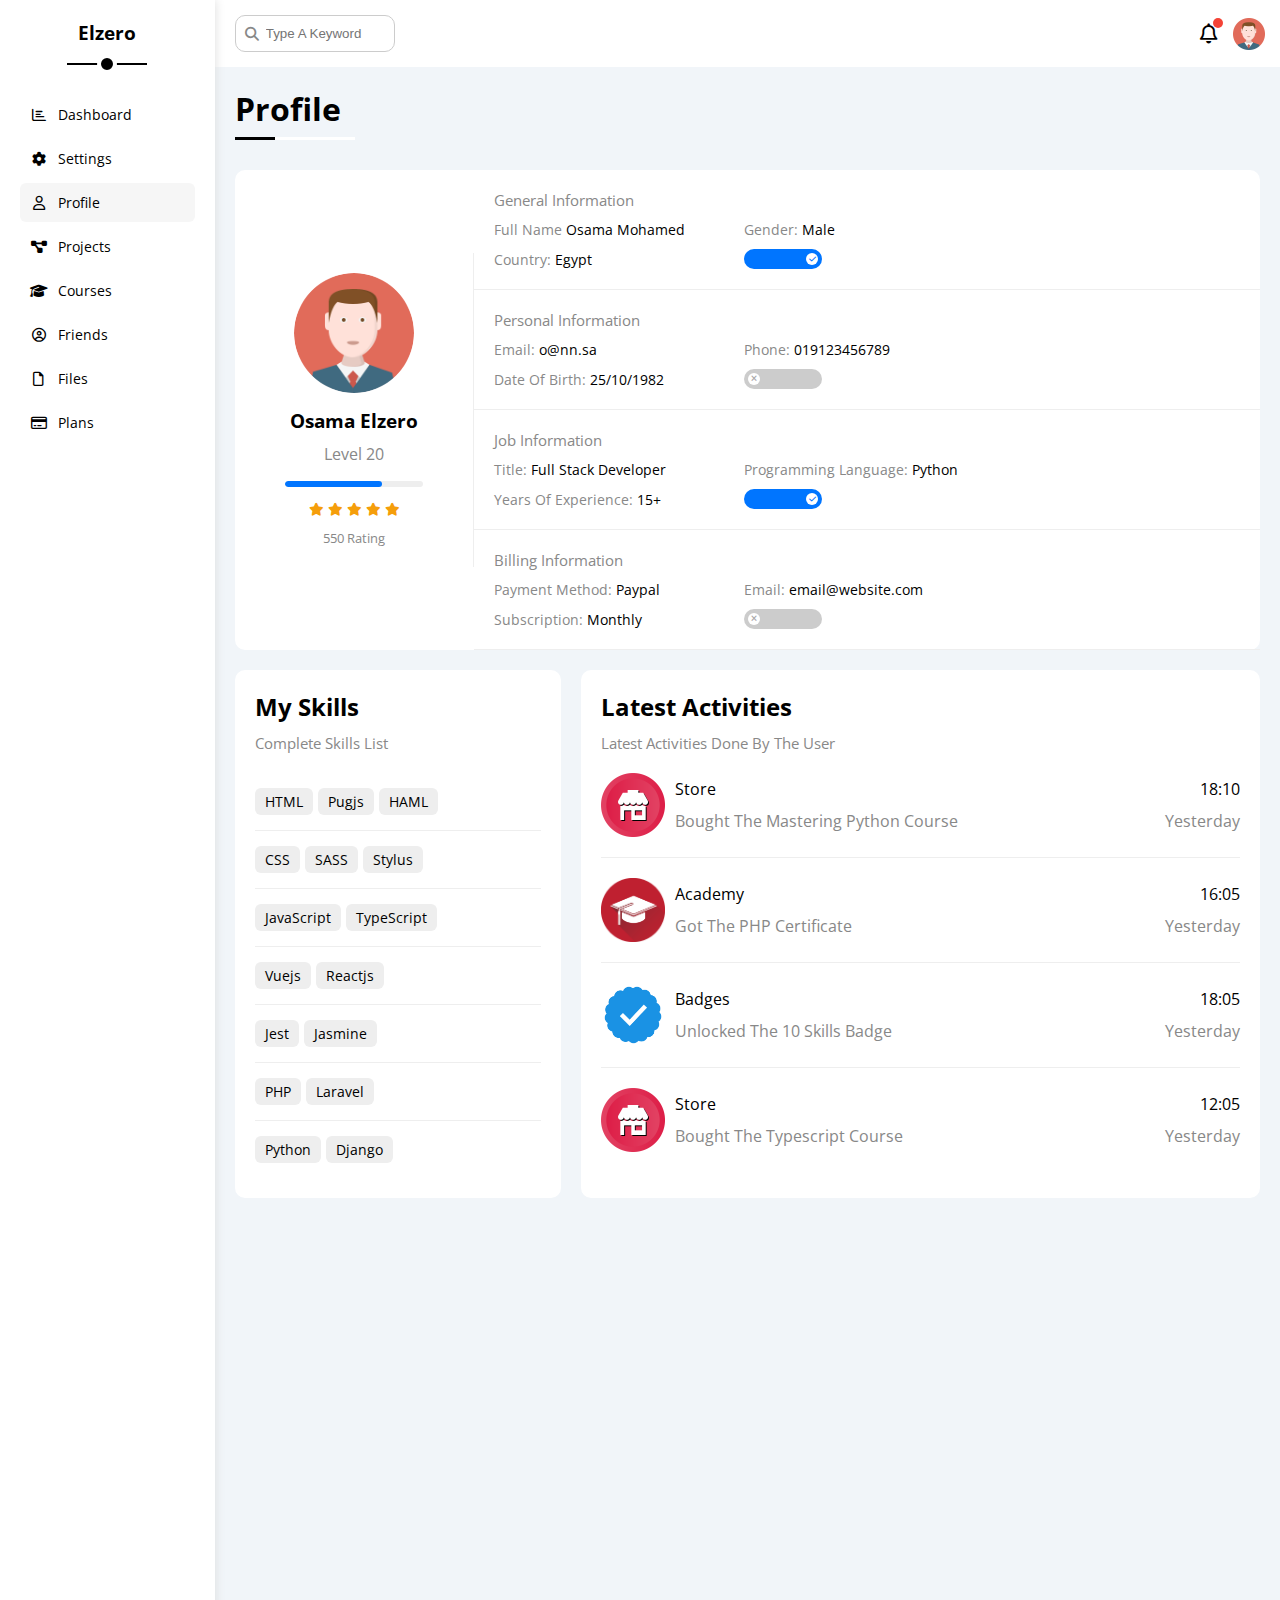
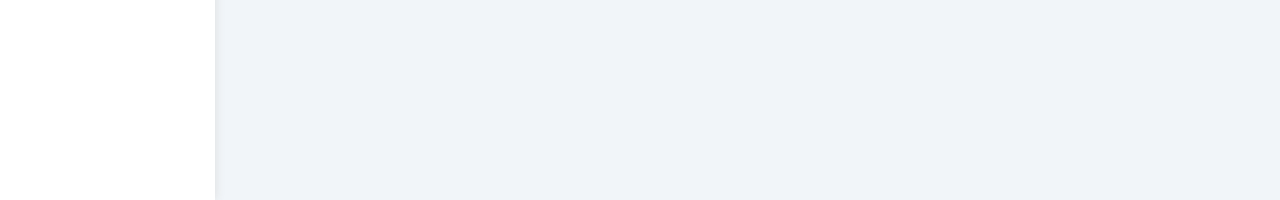
<file: profile.html>
<!DOCTYPE html>
<html lang="en">
<head>
    <meta charset="UTF-8">
    <meta name="viewport" content="width=device-width, initial-scale=1.0">
    <link rel="stylesheet" href="css/all.min.css">
    <link rel="stylesheet" href="css/framework.css">
    <link rel="stylesheet" href="css/master.css">
    <link rel="preconnect" href="https://fonts.googleapis.com" />
    <link rel="preconnect" href="https://fonts.gstatic.com" crossorigin />
    <link href="https://fonts.googleapis.com/css2?family=Open+Sans:wght@300;500&#038;display=swap" rel="stylesheet" />
    <title>Profile</title>
</head>
<body>
  <div class="page d-flex">
    <div class="sidebar bg-white p-20 p-relative">
      <h3 class="p-relative txt-c mt-0">Elzero</h3>
      <ul>
        <li>
          <a class=" d-flex align-center fs-14 c-black rad-6 p-10" href="index.html">
            <i class="fa-regular fa-chart-bar fa-fw"></i>
            <span class="hide-mobile">Dashboard</span>
          </a>
        </li>
        <li>
          <a class="d-flex align-center fs-14 c-black rad-6 p-10" href="settings.html">
            <i class="fa-solid fa-gear fa-fw"></i>
            <span class="hide-mobile">Settings</span>
          </a>
        </li>
        <li>
          <a class=" active d-flex align-center fs-14 c-black rad-6 p-10" href="profile.html">
            <i class="fa-regular fa-user fa-fw"></i>
            <span class="hide-mobile">Profile</span>
          </a>
        </li>
        <li>
          <a class="d-flex align-center fs-14 c-black rad-6 p-10" href="projects.html">
            <i class="fa-solid fa-diagram-project fa-fw"></i>
            <span class="hide-mobile">Projects</span>
          </a>
        </li>
        <li>
          <a class="d-flex align-center fs-14 c-black rad-6 p-10" href="courses.html">
            <i class="fa-solid fa-graduation-cap fa-fw"></i>
            <span class="hide-mobile">Courses</span>
          </a>
        </li>
        <li>
          <a class="d-flex align-center fs-14 c-black rad-6 p-10" href="friends.html">
            <i class="fa-regular fa-circle-user fa-fw"></i>
            <span class="hide-mobile">Friends</span>
          </a>
        </li>
        <li>
          <a class="d-flex align-center fs-14 c-black rad-6 p-10" href="files.html">
            <i class="fa-regular fa-file fa-fw"></i>
            <span class="hide-mobile">Files</span>
          </a>
        </li>
        <li>
          <a class="d-flex align-center fs-14 c-black rad-6 p-10" href="plans.html">
            <i class="fa-regular fa-credit-card fa-fw"></i>
            <span class="hide-mobile">Plans</span>
          </a>
        </li>
      </ul>
    </div>
    <div class="content w-full">
      <!-- Start Head -->
      <div class="head bg-white p-15 between-flex">
        <div class="search p-relative">
          <input class="p-10" type="search" placeholder="Type A Keyword"> 
        </div>
        <div class="icons d-flex align-center">
         <span class="notification p-relative">
          <i class="fa-regular fa-bell fa-lg"></i>
         </span>
         <img src="images/avatar.png" alt="">
        </div>
      </div>
      <!-- End Head -->
      <h1 class="p-relative">Profile</h1>
      <div class="profile-page m-20">
       <!-- Start Overview -->
       <div class="overview bg-white rad-10 d-flex align-center">
        <div class="avatar-box txt-c p-20">
          <img decoding="async" class="rad-half mb-10" src="images/avatar.png" alt="" />
          <h3 class="m-0">Osama Elzero</h3>
          <p class="c-grey mt-10">Level 20</p>
          <div class="level rad-6 bg-eee p-relative">
            <span style="width: 70%"></span>
          </div>
          <div class="rating mt-10 mb-10">
            <i class="fa-solid fa-star c-orange fs-13"></i>
            <i class="fa-solid fa-star c-orange fs-13"></i>
            <i class="fa-solid fa-star c-orange fs-13"></i>
            <i class="fa-solid fa-star c-orange fs-13"></i>
            <i class="fa-solid fa-star c-orange fs-13"></i>
          </div>
          <p class="c-grey m-0 fs-13">550 Rating</p>
        </div>
        <div class="info-box w-full txt-c-mobile">
          <!-- Start Information Row -->
          <div class="box p-20 d-flex align-center">
            <h4 class="c-grey fs-15 m-0 w-full">General Information</h4>
            <div class="fs-14">
              <span class="c-grey">Full Name</span>
              <span>Osama Mohamed</span>
            </div>
            <div class="fs-14">
              <span class="c-grey">Gender:</span>
              <span>Male</span>
            </div>
            <div class="fs-14">
              <span class="c-grey">Country:</span>
              <span>Egypt</span>
            </div>
            <div class="fs-14">
              <label>
                <input class="toggle-checkbox" type="checkbox" checked />
                <div class="toggle-switch"></div>
              </label>
            </div>
          </div>
          <!-- End Information Row -->
          <!-- Start Information Row -->
          <div class="box p-20 d-flex align-center">
            <h4 class="c-grey w-full fs-15 m-0">Personal Information</h4>
            <div class="fs-14">
              <span class="c-grey">Email:</span>
              <span>o@nn.sa</span>
            </div>
            <div class="fs-14">
              <span class="c-grey">Phone:</span>
              <span>019123456789</span>
            </div>
            <div class="fs-14">
              <span class="c-grey">Date Of Birth:</span>
              <span>25/10/1982</span>
            </div>
            <div class="fs-14">
              <label>
                <input class="toggle-checkbox" type="checkbox" />
                <div class="toggle-switch"></div>
              </label>
            </div>
          </div>
          <!-- End Information Row -->
          <!-- Start Information Row -->
          <div class="box p-20 d-flex align-center">
            <h4 class="c-grey w-full fs-15 m-0">Job Information</h4>
            <div class="fs-14">
              <span class="c-grey">Title:</span>
              <span>Full Stack Developer</span>
            </div>
            <div class="fs-14">
              <span class="c-grey">Programming Language:</span>
              <span>Python</span>
            </div>
            <div class="fs-14">
              <span class="c-grey">Years Of Experience:</span>
              <span>15+</span>
            </div>
            <div class="fs-14">
              <label>
                <input class="toggle-checkbox" type="checkbox" checked />
                <div class="toggle-switch"></div>
              </label>
            </div>
          </div>
          <!-- End Information Row -->
          <!-- Start Information Row -->
          <div class="box p-20 d-flex align-center">
            <h4 class="c-grey w-full fs-15 m-0">Billing Information</h4>
            <div class="fs-14">
              <span class="c-grey">Payment Method:</span>
              <span>Paypal</span>
            </div>
            <div class="fs-14">
              <span class="c-grey">Email:</span>
              <span>email@website.com</span>
            </div>
            <div class="fs-14">
              <span class="c-grey">Subscription:</span>
              <span>Monthly</span>
            </div>
            <div class="fs-14">
              <label>
                <input class="toggle-checkbox" type="checkbox" />
                <div class="toggle-switch"></div>
              </label>
            </div>
          </div>
          <!-- End Information Row -->
        </div>
      </div>
      <!-- End Overview -->
      <!-- Start Other Data -->
      <div class="other-data d-flex gap-20">
        <div class="skills-card p-20 bg-white rad-10 mt-20">
          <h2 class="mt-0 mb-10">My Skills</h2>
          <p class="mt-0 mb-20 c-grey fs-15">Complete Skills List</p>
          <ul class="m-0 txt-c-mobile">
            <li><span>HTML</span><span>Pugjs</span><span>HAML</span></li>
            <li><span>CSS</span><span>SASS</span><span>Stylus</span></li>
            <li><span>JavaScript</span><span>TypeScript</span></li>
            <li><span>Vuejs</span><span>Reactjs</span></li>
            <li><span>Jest</span><span>Jasmine</span></li>
            <li><span>PHP</span><span>Laravel</span></li>
            <li><span>Python</span><span>Django</span></li>
          </ul>
        </div>
        <div class="activities p-20 bg-white rad-10 mt-20">
          <h2 class="mt-0 mb-10">Latest Activities</h2>
          <p class="mt-0 mb-20 c-grey fs-15">Latest Activities Done By The User</p>
          <div class="activity d-flex align-center txt-c-mobile">
            <img decoding="async" src="images/activity-01.png" alt="" />
            <div class="info">
              <span class="d-block mb-10">Store</span>
              <span class="c-grey">Bought The Mastering Python Course</span>
            </div>
            <div class="date">
              <span class="d-block mb-10">18:10</span>
              <span class="c-grey">Yesterday</span>
            </div>
          </div>
          <div class="activity d-flex align-center txt-c-mobile">
            <img decoding="async" src="images/activity-02.png" alt="" />
            <div class="info">
              <span class="d-block mb-10">Academy</span>
              <span class="c-grey">Got The PHP Certificate</span>
            </div>
            <div class="date">
              <span class="d-block mb-10">16:05</span>
              <span class="c-grey">Yesterday</span>
            </div>
          </div>
          <div class="activity d-flex align-center txt-c-mobile">
            <img decoding="async" src="images/activity-03.png" alt="" />
            <div class="info">
              <span class="d-block mb-10">Badges</span>
              <span class="c-grey">Unlocked The 10 Skills Badge</span>
            </div>
            <div class="date">
              <span class="d-block mb-10">18:05</span>
              <span class="c-grey">Yesterday</span>
            </div>
          </div>
          <div class="activity d-flex align-center txt-c-mobile">
            <img decoding="async" src="images/activity-01.png" alt="" />
            <div class="info">
              <span class="d-block mb-10">Store</span>
              <span class="c-grey">Bought The Typescript Course</span>
            </div>
            <div class="date">
              <span class="d-block mb-10">12:05</span>
              <span class="c-grey">Yesterday</span>
            </div>
          </div>
        </div>
      </div>
      <!-- End Other Data -->        
      </div>
    </div>
  </div>   
</body>
</html>
</file>
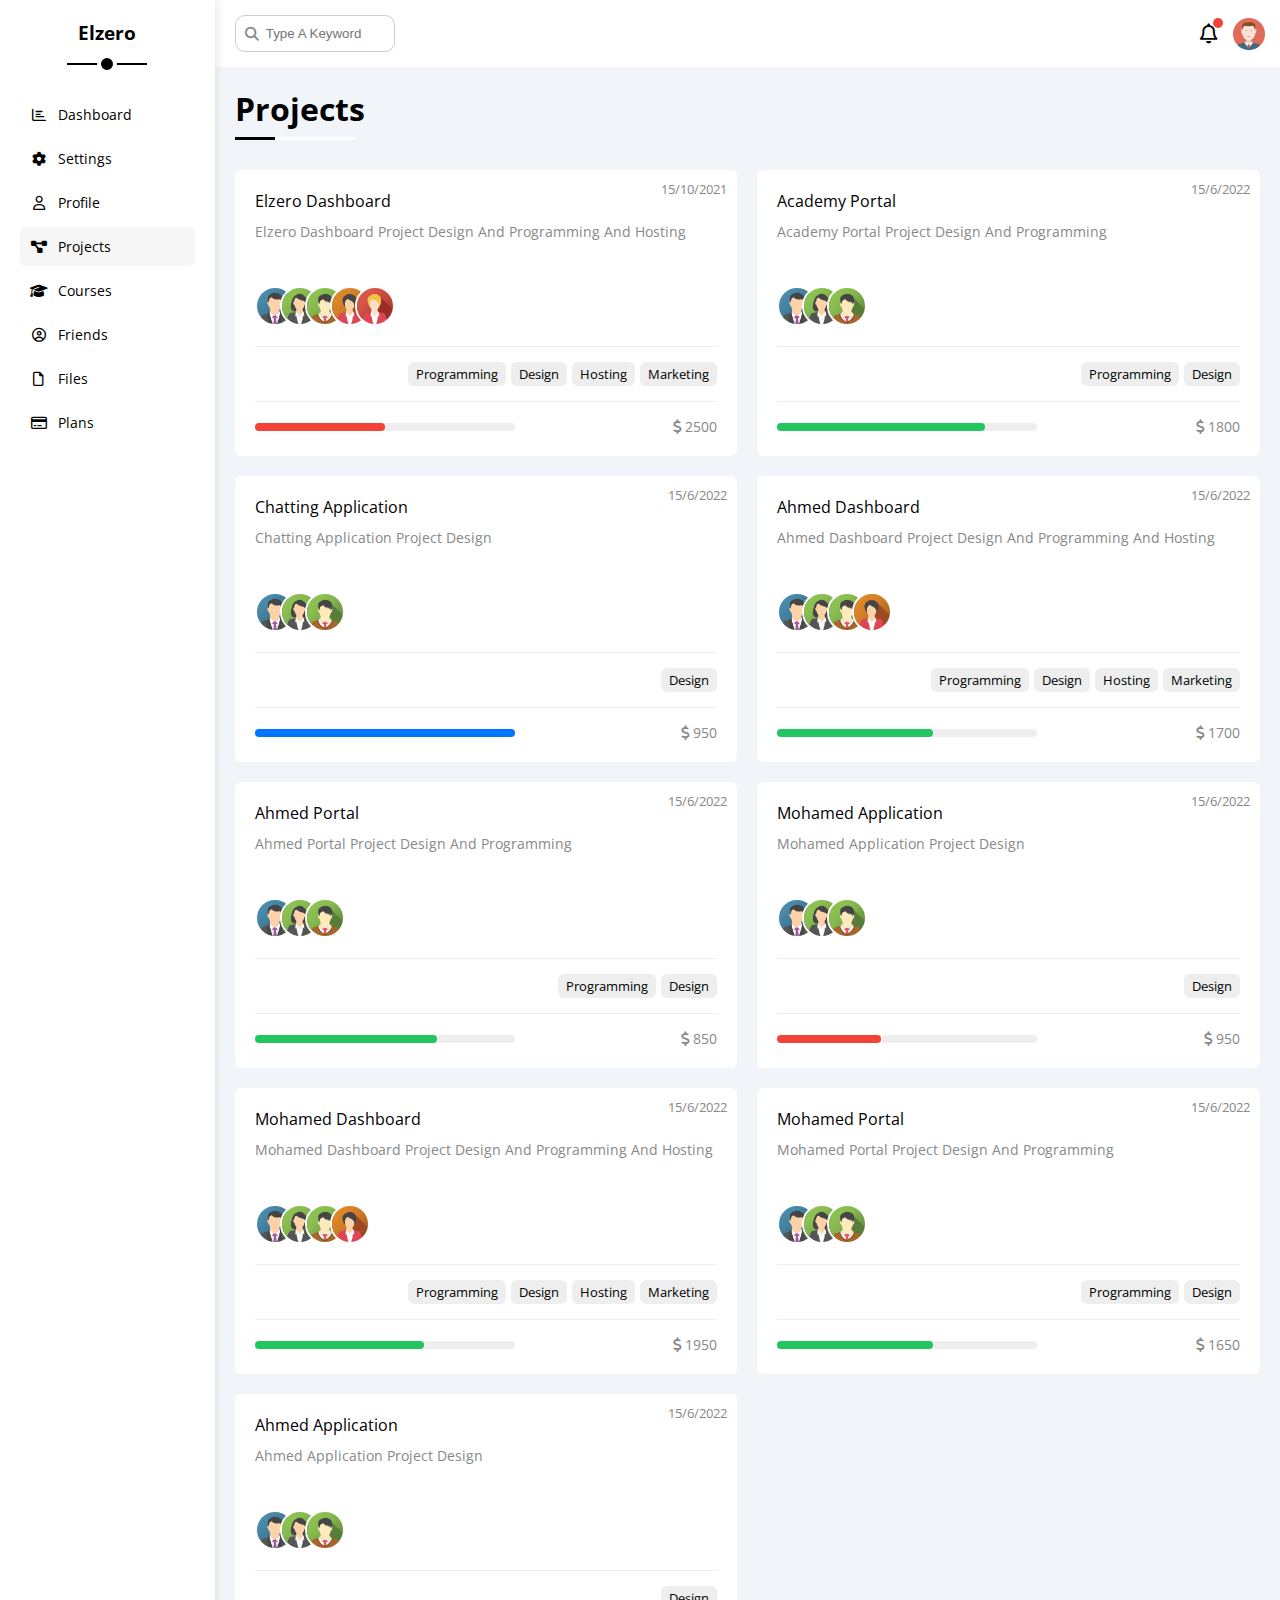
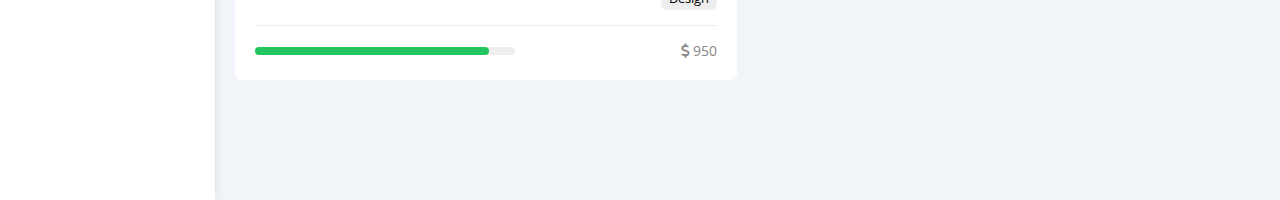
<file: projects.html>
<!DOCTYPE html>
<html lang="en">
<head>
    <meta charset="UTF-8">
    <meta name="viewport" content="width=device-width, initial-scale=1.0">
    <link rel="stylesheet" href="css/all.min.css">
    <link rel="stylesheet" href="css/framework.css">
    <link rel="stylesheet" href="css/master.css">
    <link rel="preconnect" href="https://fonts.googleapis.com" />
    <link rel="preconnect" href="https://fonts.gstatic.com" crossorigin />
    <link href="https://fonts.googleapis.com/css2?family=Open+Sans:wght@300;500&#038;display=swap" rel="stylesheet" />
    <title>Projects</title>
</head>
<body>
  <div class="page d-flex">
    <div class="sidebar bg-white p-20 p-relative">
      <h3 class="p-relative txt-c mt-0">Elzero</h3>
      <ul>
        <li>
          <a class=" d-flex align-center fs-14 c-black rad-6 p-10" href="index.html">
            <i class="fa-regular fa-chart-bar fa-fw"></i>
            <span class="hide-mobile">Dashboard</span>
          </a>
        </li>
        <li>
          <a class="d-flex align-center fs-14 c-black rad-6 p-10" href="settings.html">
            <i class="fa-solid fa-gear fa-fw"></i>
            <span class="hide-mobile">Settings</span>
          </a>
        </li>
        <li>
          <a class="  d-flex align-center fs-14 c-black rad-6 p-10" href="profile.html">
            <i class="fa-regular fa-user fa-fw"></i>
            <span class="hide-mobile">Profile</span>
          </a>
        </li>
        <li>
          <a class=" active d-flex align-center fs-14 c-black rad-6 p-10" href="projects.html">
            <i class="fa-solid fa-diagram-project fa-fw"></i>
            <span class="hide-mobile">Projects</span>
          </a>
        </li>
        <li>
          <a class="d-flex align-center fs-14 c-black rad-6 p-10" href="courses.html">
            <i class="fa-solid fa-graduation-cap fa-fw"></i>
            <span class="hide-mobile">Courses</span>
          </a>
        </li>
        <li>
          <a class="d-flex align-center fs-14 c-black rad-6 p-10" href="friends.html">
            <i class="fa-regular fa-circle-user fa-fw"></i>
            <span class="hide-mobile">Friends</span>
          </a>
        </li>
        <li>
          <a class="d-flex align-center fs-14 c-black rad-6 p-10" href="files.html">
            <i class="fa-regular fa-file fa-fw"></i>
            <span class="hide-mobile">Files</span>
          </a>
        </li>
        <li>
          <a class="  d-flex align-center fs-14 c-black rad-6 p-10" href="plans.html">
            <i class="fa-regular fa-credit-card fa-fw"></i>
            <span class="hide-mobile">Plans</span>
          </a>
        </li>
      </ul>
    </div>
    <div class="content w-full">
      <!-- Start Head -->
      <div class="head bg-white p-15 between-flex">
        <div class="search p-relative">
          <input class="p-10" type="search" placeholder="Type A Keyword"> 
        </div>
        <div class="icons d-flex align-center">
         <span class="notification p-relative">
          <i class="fa-regular fa-bell fa-lg"></i>
         </span>
         <img src="images/avatar.png" alt="">
        </div>
      </div>
      <!-- End Head -->
      <h1 class="p-relative">Projects</h1>
      <div class="projects-page d-grid m-20 gap-20">
        <div class="project bg-white p-20 rad-6 p-relative">
          <span class="date fs-13 c-grey">15/10/2021</span>
          <h4 class="m-0">Elzero Dashboard</h4>
          <p class="c-grey mt-10 mb-10 fs-14">Elzero Dashboard Project Design And Programming And Hosting</p>
          <div class="team">
            <a href="#"><img  src="images/team-01.png" alt="" /></a>
            <a href="#"><img  src="images/team-02.png" alt="" /></a>
            <a href="#"><img  src="images/team-03.png" alt="" /></a>
            <a href="#"><img  src="images/team-04.png" alt="" /></a>
            <a href="#"><img  src="images/team-05.png" alt="" /></a>
          </div>
          <div class="do d-flex">
            <span class="fs-13 rad-6 bg-eee">Programming</span>
            <span class="fs-13 rad-6 bg-eee">Design</span>
            <span class="fs-13 rad-6 bg-eee">Hosting</span>
            <span class="fs-13 rad-6 bg-eee">Marketing</span>
          </div>
          <div class="info between-flex">
            <div class="prog bg-eee">
              <span class="bg-red" style="width: 50%"></span>
            </div>
            <div class="fs-14 c-grey">
              <i class="fa-solid fa-dollar-sign"></i>
              2500
            </div>
          </div>
        </div>
        <div class="project bg-white p-20 rad-6 p-relative">
          <span class="date fs-13 c-grey">15/6/2022</span>
          <h4 class="m-0">Academy Portal</h4>
          <p class="c-grey mt-10 mb-10 fs-14">Academy Portal Project Design And Programming</p>
          <div class="team">
            <a href="#"><img  src="images/team-01.png" alt="" /></a>
            <a href="#"><img  src="images/team-02.png" alt="" /></a>
            <a href="#"><img  src="images/team-03.png" alt="" /></a>
          </div>
          <div class="do d-flex">
            <span class="fs-13 rad-6 bg-eee">Programming</span>
            <span class="fs-13 rad-6 bg-eee">Design</span>
          </div>
          <div class="info between-flex">
            <div class="prog bg-eee">
              <span class="bg-green" style="width: 80%"></span>
            </div>
            <div class="fs-14 c-grey">
              <i class="fa-solid fa-dollar-sign"></i>
              1800
            </div>
          </div>
        </div>
        <div class="project bg-white p-20 rad-6 p-relative">
          <span class="date fs-13 c-grey">15/6/2022</span>
          <h4 class="m-0">Chatting Application</h4>
          <p class="c-grey mt-10 mb-10 fs-14">Chatting Application Project Design</p>
          <div class="team">
            <a href="#"><img decoding="async" src="images/team-01.png" alt="" /></a>
            <a href="#"><img decoding="async" src="images/team-02.png" alt="" /></a>
            <a href="#"><img decoding="async" src="images/team-03.png" alt="" /></a>
          </div>
          <div class="do d-flex">
            <span class="fs-13 rad-6 bg-eee">Design</span>
          </div>
          <div class="info between-flex">
            <div class="prog bg-eee">
              <span class="bg-blue" style="width: 100%"></span>
            </div>
            <div class="fs-14 c-grey">
              <i class="fa-solid fa-dollar-sign"></i>
              950
            </div>
          </div>
        </div>
        <div class="project bg-white p-20 rad-6 p-relative">
          <span class="date fs-13 c-grey">15/6/2022</span>
          <h4 class="m-0">Ahmed Dashboard</h4>
          <p class="c-grey mt-10 mb-10 fs-14">Ahmed Dashboard Project Design And Programming And Hosting</p>
          <div class="team">
            <a href="#"><img decoding="async" src="images/team-01.png" alt="" /></a>
            <a href="#"><img decoding="async" src="images/team-02.png" alt="" /></a>
            <a href="#"><img decoding="async" src="images/team-03.png" alt="" /></a>
            <a href="#"><img decoding="async" src="images/team-04.png" alt="" /></a>
          </div>
          <div class="do d-flex">
            <span class="fs-13 rad-6 bg-eee">Programming</span>
            <span class="fs-13 rad-6 bg-eee">Design</span>
            <span class="fs-13 rad-6 bg-eee">Hosting</span>
            <span class="fs-13 rad-6 bg-eee">Marketing</span>
          </div>
          <div class="info between-flex">
            <div class="prog bg-eee">
              <span class="bg-green" style="width: 60%"></span>
            </div>
            <div class="fs-14 c-grey">
              <i class="fa-solid fa-dollar-sign"></i>
              1700
            </div>
          </div>
        </div>
        <div class="project bg-white p-20 rad-6 p-relative">
          <span class="date fs-13 c-grey">15/6/2022</span>
          <h4 class="m-0">Ahmed Portal</h4>
          <p class="c-grey mt-10 mb-10 fs-14">Ahmed Portal Project Design And Programming</p>
          <div class="team">
            <a href="#"><img decoding="async" src="images/team-01.png" alt="" /></a>
            <a href="#"><img decoding="async" src="images/team-02.png" alt="" /></a>
            <a href="#"><img decoding="async" src="images/team-03.png" alt="" /></a>
          </div>
          <div class="do d-flex">
            <span class="fs-13 rad-6 bg-eee">Programming</span>
            <span class="fs-13 rad-6 bg-eee">Design</span>
          </div>
          <div class="info between-flex">
            <div class="prog bg-eee">
              <span class="bg-green" style="width: 70%"></span>
            </div>
            <div class="fs-14 c-grey">
              <i class="fa-solid fa-dollar-sign"></i>
              850
            </div>
          </div>
        </div>
        <div class="project bg-white p-20 rad-6 p-relative">
          <span class="date fs-13 c-grey">15/6/2022</span>
          <h4 class="m-0">Mohamed Application</h4>
          <p class="c-grey mt-10 mb-10 fs-14">Mohamed Application Project Design</p>
          <div class="team">
            <a href="#"><img decoding="async" src="images/team-01.png" alt="" /></a>
            <a href="#"><img decoding="async" src="images/team-02.png" alt="" /></a>
            <a href="#"><img decoding="async" src="images/team-03.png" alt="" /></a>
          </div>
          <div class="do d-flex">
            <span class="fs-13 rad-6 bg-eee">Design</span>
          </div>
          <div class="info between-flex">
            <div class="prog bg-eee">
              <span class="bg-red" style="width: 40%"></span>
            </div>
            <div class="fs-14 c-grey">
              <i class="fa-solid fa-dollar-sign"></i>
              950
            </div>
          </div>
        </div>
        <div class="project bg-white p-20 rad-6 p-relative">
          <span class="date fs-13 c-grey">15/6/2022</span>
          <h4 class="m-0">Mohamed Dashboard</h4>
          <p class="c-grey mt-10 mb-10 fs-14">Mohamed Dashboard Project Design And Programming And Hosting</p>
          <div class="team">
            <a href="#"><img decoding="async" src="images/team-01.png" alt="" /></a>
            <a href="#"><img decoding="async" src="images/team-02.png" alt="" /></a>
            <a href="#"><img decoding="async" src="images/team-03.png" alt="" /></a>
            <a href="#"><img decoding="async" src="images/team-04.png" alt="" /></a>
          </div>
          <div class="do d-flex">
            <span class="fs-13 rad-6 bg-eee">Programming</span>
            <span class="fs-13 rad-6 bg-eee">Design</span>
            <span class="fs-13 rad-6 bg-eee">Hosting</span>
            <span class="fs-13 rad-6 bg-eee">Marketing</span>
          </div>
          <div class="info between-flex">
            <div class="prog bg-eee">
              <span class="bg-green" style="width: 65%"></span>
            </div>
            <div class="fs-14 c-grey">
              <i class="fa-solid fa-dollar-sign"></i>
              1950
            </div>
          </div>
        </div>
        <div class="project bg-white p-20 rad-6 p-relative">
          <span class="date fs-13 c-grey">15/6/2022</span>
          <h4 class="m-0">Mohamed Portal</h4>
          <p class="c-grey mt-10 mb-10 fs-14">Mohamed Portal Project Design And Programming</p>
          <div class="team">
            <a href="#"><img decoding="async" src="images/team-01.png" alt="" /></a>
            <a href="#"><img decoding="async" src="images/team-02.png" alt="" /></a>
            <a href="#"><img decoding="async" src="images/team-03.png" alt="" /></a>
          </div>
          <div class="do d-flex">
            <span class="fs-13 rad-6 bg-eee">Programming</span>
            <span class="fs-13 rad-6 bg-eee">Design</span>
          </div>
          <div class="info between-flex">
            <div class="prog bg-eee">
              <span class="bg-green" style="width: 60%"></span>
            </div>
            <div class="fs-14 c-grey">
              <i class="fa-solid fa-dollar-sign"></i>
              1650
            </div>
          </div>
        </div>
        <div class="project bg-white p-20 rad-6 p-relative">
          <span class="date fs-13 c-grey">15/6/2022</span>
          <h4 class="m-0">Ahmed Application</h4>
          <p class="c-grey mt-10 mb-10 fs-14">Ahmed Application Project Design</p>
          <div class="team">
            <a href="#"><img decoding="async" src="images/team-01.png" alt="" /></a>
            <a href="#"><img decoding="async" src="images/team-02.png" alt="" /></a>
            <a href="#"><img decoding="async" src="images/team-03.png" alt="" /></a>
          </div>
          <div class="do d-flex">
            <span class="fs-13 rad-6 bg-eee">Design</span>
          </div>
          <div class="info between-flex">
            <div class="prog bg-eee">
              <span class="bg-green" style="width: 90%"></span>
            </div>
            <div class="fs-14 c-grey">
              <i class="fa-solid fa-dollar-sign"></i>
              950
            </div>
          </div>
        </div>
      </div>
    </div>
  </div>   
</body>
</html>
</file>
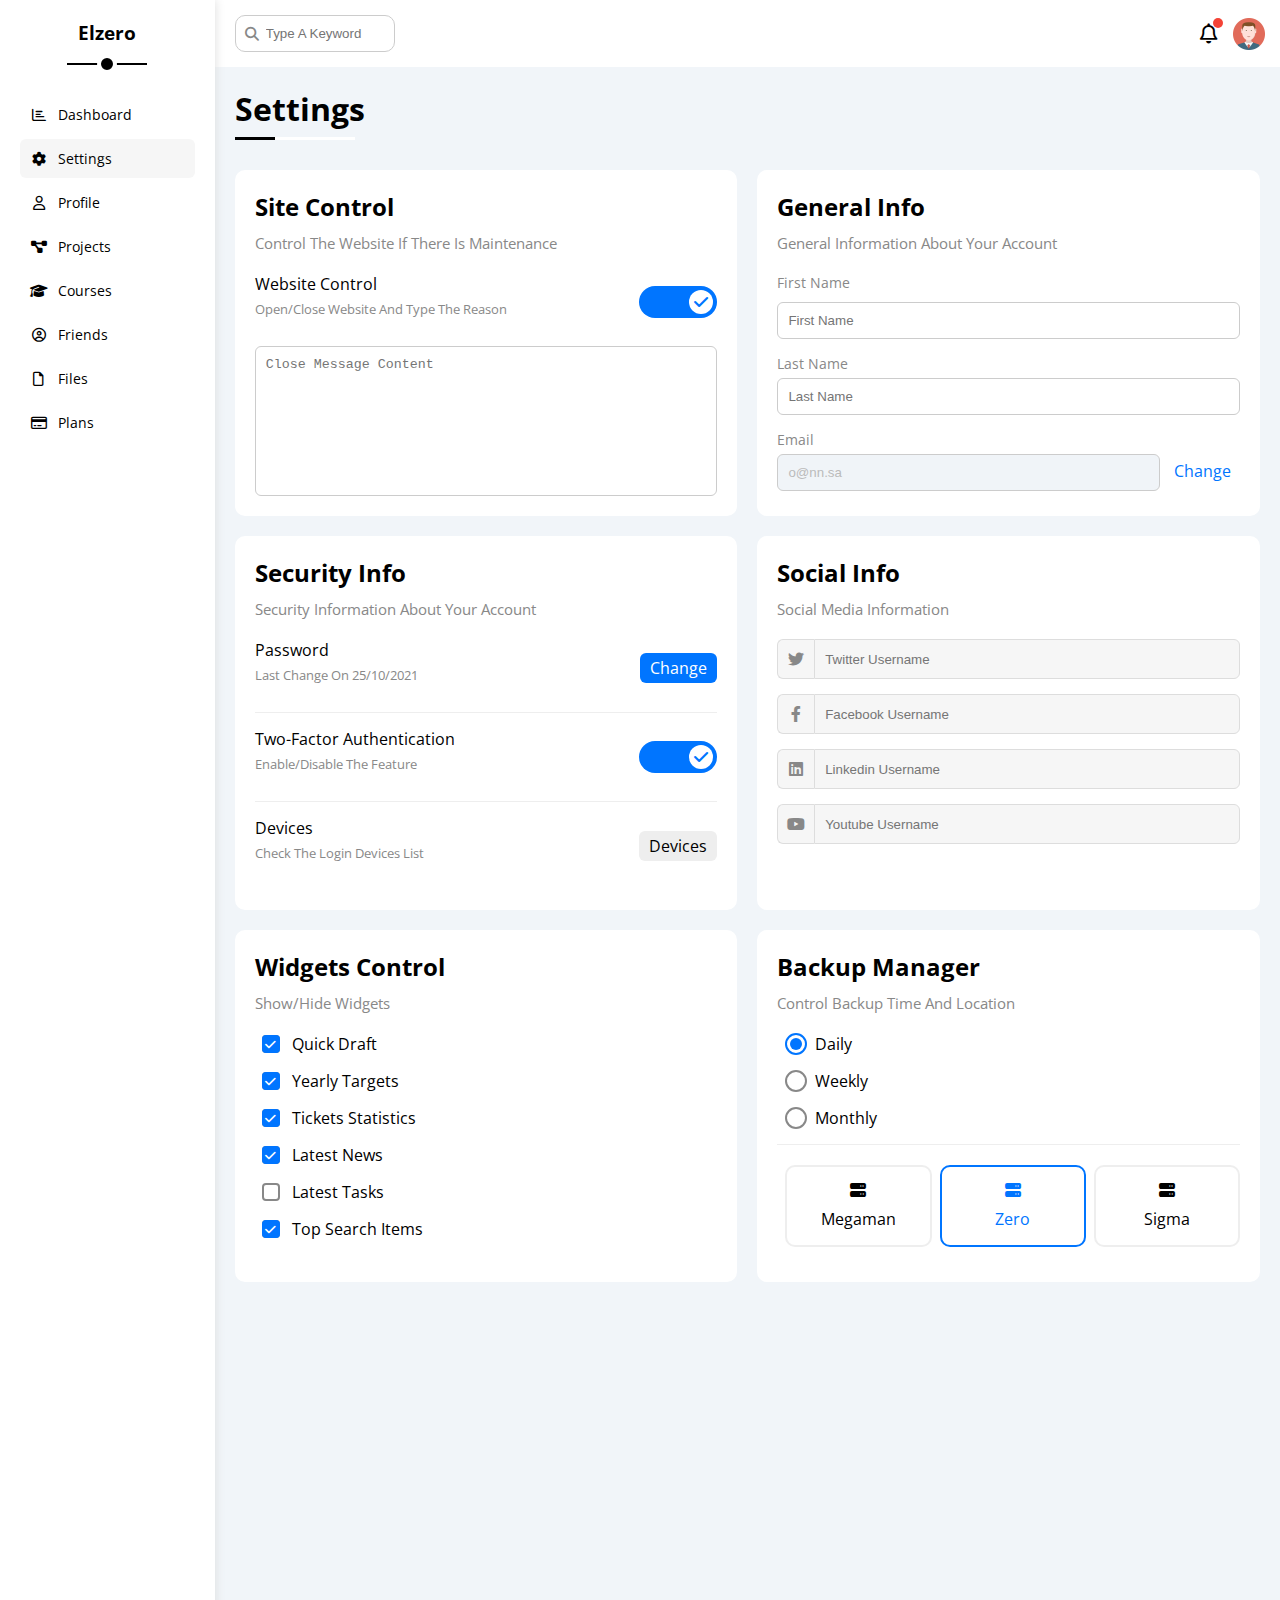
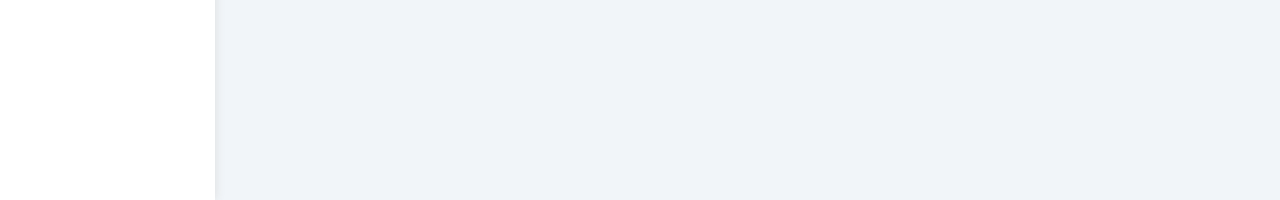
<file: settings.html>
<!DOCTYPE html>
<html lang="en">
<head>
    <meta charset="UTF-8">
    <meta name="viewport" content="width=device-width, initial-scale=1.0">
    <link rel="stylesheet" href="css/all.min.css">
    <link rel="stylesheet" href="css/framework.css">
    <link rel="stylesheet" href="css/master.css">
    <link rel="preconnect" href="https://fonts.googleapis.com" />
    <link rel="preconnect" href="https://fonts.gstatic.com" crossorigin />
    <link href="https://fonts.googleapis.com/css2?family=Open+Sans:wght@300;500&#038;display=swap" rel="stylesheet" />
    <title>Settings</title>
</head>
<body>
  <div class="page d-flex">
    <div class="sidebar bg-white p-20 p-relative">
      <h3 class="p-relative txt-c mt-0">Elzero</h3>
      <ul>
        <li>
          <a class="d-flex align-center fs-14 c-black rad-6 p-10" href="index.html">
            <i class="fa-regular fa-chart-bar fa-fw"></i>
            <span class="hide-mobile">Dashboard</span>
          </a>
        </li>
        <li>
          <a class="active d-flex align-center fs-14 c-black rad-6 p-10" href="settings.html">
            <i class="fa-solid fa-gear fa-fw"></i>
            <span class="hide-mobile">Settings</span>
          </a>
        </li>
        <li>
          <a class="d-flex align-center fs-14 c-black rad-6 p-10" href="profile.html">
            <i class="fa-regular fa-user fa-fw"></i>
            <span class="hide-mobile">Profile</span>
          </a>
        </li>
        <li>
          <a class="d-flex align-center fs-14 c-black rad-6 p-10" href="projects.html">
            <i class="fa-solid fa-diagram-project fa-fw"></i>
            <span class="hide-mobile">Projects</span>
          </a>
        </li>
        <li>
          <a class="d-flex align-center fs-14 c-black rad-6 p-10" href="courses.html">
            <i class="fa-solid fa-graduation-cap fa-fw"></i>
            <span class="hide-mobile">Courses</span>
          </a>
        </li>
        <li>
          <a class="d-flex align-center fs-14 c-black rad-6 p-10" href="friends.html">
            <i class="fa-regular fa-circle-user fa-fw"></i>
            <span class="hide-mobile">Friends</span>
          </a>
        </li>
        <li>
          <a class="d-flex align-center fs-14 c-black rad-6 p-10" href="files.html">
            <i class="fa-regular fa-file fa-fw"></i>
            <span class="hide-mobile">Files</span>
          </a>
        </li>
        <li>
          <a class="d-flex align-center fs-14 c-black rad-6 p-10" href="plans.html">
            <i class="fa-regular fa-credit-card fa-fw"></i>
            <span class="hide-mobile">Plans</span>
          </a>
        </li>
      </ul>
    </div>
    <div class="content w-full">
      <!-- Start Head -->
      <div class="head bg-white p-15 between-flex">
        <div class="search p-relative">
          <input class="p-10" type="search" placeholder="Type A Keyword"> 
        </div>
        <div class="icons d-flex align-center">
         <span class="notification p-relative">
          <i class="fa-regular fa-bell fa-lg"></i>
         </span>
         <img src="images/avatar.png" alt="">
        </div>
      </div>
      <!-- End Head -->
      <h1 class="p-relative">Settings</h1>
      <div class="settings-page m-20 d-grid gap-20">
        <!-- Start Settings Box -->
        <div class="p-20 bg-white rad-10">
            <h2 class="mt-0 mb-10">Site Control</h2>
            <p class="mt-0 mb-20 c-grey fs-15">Control The Website If There Is Maintenance</p>
            <div class="mb-15 between-flex">
              <div>
                <span>Website Control</span>
                <p class="c-grey mt-5 mb-0 fs-13">Open/Close Website And Type The Reason</p>
              </div>
              <div>
                <label>
                  <input class="toggle-checkbox" type="checkbox" checked />
                  <div class="toggle-switch"></div>
                </label>
              </div>
            </div>
            <textarea class="close-message p-10 rad-6 d-block w-full" placeholder="Close Message Content"></textarea>
        </div>
        <!-- End Settings Box -->
        <!-- Start Settings Box -->
        <div class="p-20 bg-white rad-10">
            <h2 class="mt-0 mb-10">General Info</h2>
            <p class="mt-0 mb-20 c-grey fs-15">General Information About Your Account</p>
            <div class="mb-15">
              <label class="fs-14 c-grey d-block mb-10" for="first">First Name</label>
              <input
                class="b-none border-ccc p-10 rad-6 d-block w-full"
                type="text"
                id="first"
                placeholder="First Name"
              />
            </div>
            <div class="mb-15">
              <label class="fs-14 c-grey d-block mb-5" for="last">Last Name</label>
              <input
                class="b-none border-ccc p-10 rad-6 d-block w-full"
                id="last"
                type="text"
                placeholder="Last Name"
              />
            </div>
            <div>
              <label class="fs-14 c-grey d-block mb-5" for="email">Email</label>
              <input
                class="email b-none border-ccc p-10 rad-6 w-full mr-10"
                id="email"
                type="email"
                value="o@nn.sa"
                disabled
              />
              <a class="c-blue" href="#">Change</a>
            </div>
        </div>
        <!-- End Settings Box -->
        <!-- Start Settings Box -->
        <div class="p-20 bg-white rad-10">
          <h2 class="mt-0 mb-10">Security Info</h2>
          <p class="mt-0 mb-20 c-grey fs-15">Security Information About Your Account</p>
          <div class="sec-box mb-15 between-flex">
            <div>
              <span>Password</span>
              <p class="c-grey mt-5 mb-0 fs-13">Last Change On 25/10/2021</p>
            </div>
            <a class=" button bg-blue c-white p-10 rad-6 btn-shape"  href="#">Change</a>
          </div>
          <div class="sec-box mb-15 between-flex">
            <div>
              <span>Two-Factor Authentication</span>
              <p class="c-grey mt-5 mb-0 fs-13">Enable/Disable The Feature</p>
            </div>
            <label>
              <input class="toggle-checkbox" type="checkbox" checked />
              <div class="toggle-switch"></div>
            </label>
          </div>
          <div class="sec-box between-flex">
            <div>
              <span>Devices</span>
              <p class="c-grey mt-5 mb-0 fs-13">Check The Login Devices List</p>
            </div>
            <a class="bg-eee c-black btn-shape"  href="#">Devices</a>
          </div>
        </div>
        <!-- End Settings Box -->
        <!-- Start Settings Box -->
        <div class="social-boxes p-20 bg-white rad-10">
            <h2 class="mt-0 mb-10">Social Info</h2>
            <p class="mt-0 mb-20 c-grey fs-15">Social Media Information</p>
            <div class="d-flex align-center mb-15">
              <i class="fa-brands fa-twitter center-flex c-grey"></i>
              <input class="w-full" type="text" placeholder="Twitter Username">
            </div>
            <div class="d-flex align-center mb-15">
                <i class="fa-brands fa-facebook-f center-flex c-grey"></i>
                <input class="w-full" type="text" placeholder="Facebook Username">
            </div>
            <div class="d-flex align-center mb-15">
                <i class="fa-brands fa-linkedin center-flex c-grey"></i>
                <input class="w-full" type="text" placeholder="Linkedin Username">
            </div>
            <div class="d-flex align-center mb-15">
                <i class="fa-brands fa-youtube center-flex c-grey"></i>
                <input class="w-full" type="text" placeholder="Youtube Username">
            </div>
        </div>
        <!-- End Settings Box -->
        <!-- Start Settings Box -->
        <div class="widgets-control p-20 bg-white rad-10">
            <h2 class="mt-0 mb-10">Widgets Control</h2>
            <p class="mt-0 mb-20 c-grey fs-15">Show/Hide Widgets</p>
            <div class="control d-flex align-center mb-15">
              <input type="checkbox" id="one"checked>
              <label for="one">Quick Draft</label>
            </div>
            <div class="control d-flex align-center mb-15">
              <input type="checkbox" id="two" checked>
              <label for="two">Yearly Targets</label>
            </div>
            <div class="control d-flex align-center mb-15">
              <input type="checkbox" id="three" checked>
              <label for="three">Tickets Statistics</label>
            </div>
            <div class="control d-flex align-center mb-15">
              <input type="checkbox" id="four"checked>
              <label for="four">Latest News</label>
            </div>
            <div class="control d-flex align-center mb-15">
              <input type="checkbox" id="five">
              <label for="five">Latest Tasks</label>
            </div>
            <div class="control d-flex align-center mb-15">
              <input type="checkbox" id="six"checked>
              <label for="six">Top Search Items</label>
            </div>
        </div>
        <!-- End Settings Box -->
        <!-- Start Settings Box -->
        <div class="backup-control p-20 bg-white rad-10">
            <h2 class="mt-0 mb-10">Backup Manager</h2>
            <p class="mt-0 mb-20 c-grey fs-15">Control Backup Time And Location</p>
            <div class="date d-flex align-center mb-15">
                <input type="radio" name="time" id="Daily" checked>
                <label for="Daily">Daily</label>
            </div>
            <div class="date d-flex align-center mb-15">
                <input type="radio" name="time" id="Weekly" >
                <label for="Weekly">Weekly</label>
            </div>
            <div class="date d-flex align-center mb-15">
                <input type="radio" name="time" id="Monthly" >
                <label for="Monthly">Monthly</label>
            </div>
            <div class="servers d-flex align-center txt-c">
              <input type="radio" name="servers" id="server-one">
              <div class="server mb-15 rad-10 w-full">
                <label class="d-block m-15" for="server-one">
                  <i class="fa-solid fa-server d-block mb-10"></i>
                  Megaman
                </label>
              </div>
              <input type="radio" name="servers" id="server-two" checked>
              <div class="server mb-15 rad-10 w-full">
                <label class="d-block m-15" for="server-two">
                  <i class="fa-solid fa-server d-block mb-10"></i>
                  Zero
                </label>
              </div>
              <input type="radio" name="servers" id="server-three">
              <div class="server mb-15 rad-10 w-full">
                <label class="d-block m-15" for="server-three">
                  <i class="fa-solid fa-server d-block mb-10"></i>
                  Sigma
                </label>
              </div>
            </div>
        </div>
        <!-- End Settings Box -->
      </div>
    </div>
  </div>   
</body>
</html>
</file>
<file: css/framework.css>
:root {
  --blue-color: #0075ff;
  --blue-alt-color: #0d69d5;
  --orange-color: #f59e0b;
  --green-color: #22c55e;
  --red-color: #f44336;
  --grey-color: #888;
}
/* Start Box */
.d-flex {
  display: flex;
}
.f-wrap {
  flex-wrap: wrap;
}
.align-center {
  align-items: center;
}
.w-full {
  width: 100%;
}
.w-100 {
  width: 100px;
}
.h-full {
  height: 100%;
}
.h-100 {
  height: 100px;
}
.w-fit {
  width: fit-content;
}
.d-grid {
  display: grid;
}
.gap-20 {
  gap: 20px;
}
.space-between {
  justify-content: space-between;
}
.d-block {
  display: block;
}
@media (max-width:767px) {
  .block-mobile {
    display: block;
  }
}
@media (max-width:767px) {
  .hide-mobile {
    display: none;
  }
}

/* End Box */
/* Start padding + Margin */
.p-10 {
  padding: 10px;
}
.p-15 {
  padding: 15px;
}
.p-20 {
  padding: 20px;
}
.pt-10 {
  padding-top: 10px;
}
.pt-15 {
  padding-top: 15px;
}
.pt-20 {
  padding-top: 20px;
}
.pb-10 {
  padding-bottom: 10px;
}
.pb-15 {
  padding-bottom: 15px;
}
.pb-20 {
  padding-bottom: 20px;
}
.pl-15 {
  padding-left: 15px;
}
.m-0 {
  margin: 0;
}
.m-15 {
  margin: 15px;
}
.m-20 {
  margin: 20px;
}
.mt-0 {
  margin-top: 0;
}
.mt-5 {
  margin-top: 5px;
}
.mt-10 {
  margin-top: 10px;
}
.mt-15 {
  margin-top: 15px;
}
.mt-20 {
  margin-top: 20px;
}
.mt-25 {
  margin-top: 25px;
}
.mr-10 {
  margin-right: 10px;
}
.mr-15 {
  margin-right: 15px;
}
.mb-5 {
  margin-bottom: 5px;
}
.mb-10 {
  margin-bottom: 10px;
}
.mb-15 {
  margin-bottom: 15px;
}
.mb-20 {
  margin-bottom: 20px;
}
.mb-25 {
  margin-bottom: 25px;
}
/* End padding + Margin */
/* Start color */
.bg-white {
  background-color: white;
}
.bg-red {
  background-color: var(--red-color);
}
.bg-eee {
  background-color: #eee;
}
.bg-blue {
  background-color: var(--blue-color);
}
.bg-orange {
  background-color: var(--orange-color);
}
.bg-green {
  background-color: var(--green-color);
}
.c-black {
  color: black;
}
.c-white {
  color: white;
}
.c-grey {
  color: var(--grey-color);
}
.c-orange {
  color: var(--orange-color);
}
.c-green {
  color: var(--green-color);
}
.c-blue {
  color: var(--blue-color);
}
.c-red {
  color: var(--red-color);
}

/* End Color */
/* Start Position */
.p-relative {
  position: relative;
}
.p-absolute {
  position: absolute;
}
/* End Position */
/* Start Font */
.txt-c {
  text-align: center;
}
.fs-13 {
  font-size: 13px;
}
.fs-14 {
  font-size: 14px;
}
.fs-15 {
  font-size: 15px;
}
.fs-25 {
  font-size: 25px;
}
.fw-bold {
  font-weight: bold;
}
@media (max-width:767px){
  .txt-c-mobile {
    text-align: center;
  }
}
/* End Font */
/* Start Border */
.rad-6 {
  border-radius: 6px;
}
.rad-10 {
  border-radius: 10px;
}
.rad-half {
  border-radius: 50%;
}
.b-none {
  border: none;
}
.border-ccc {
  border: 1px solid #ccc;
}
.border-eee {
  border: 1px solid #eee;
}
/* End Border */
/* Start Components */
.center-flex {
  display: flex;
  align-items: center;
  justify-content: center;
}
.between-flex {
  display: flex;
  align-items: center;
  justify-content: space-between;
}
.btn-shape {
  padding: 4px 10px;
  border-radius: 6px;
}
/* End Components */
</file>
<file: css/master.css>
:root {
  --blue-color: #0075ff;
  --blue-alt-color: #0d69d5;
  --orange-color: #f59e0b;
  --green-color: #22c55e;
  --red-color: #f44336;
  --grey-color: #888;
}
* {
  box-sizing: border-box;
}
body {
  font-family: "Open Sans", sans-serif;
  margin: 0;
}
*:focus {
  outline: none;
}
a {
  text-decoration: none;
}
ul {
  list-style: none;
  padding: 0;
}
::-webkit-scrollbar {
  width: 15px;
}
::-webkit-scrollbar-track {
  background-color: white;
}
::-webkit-scrollbar-thumb{
  background-color: var(--blue-color);
}
::-webkit-scrollbar-thumb:hover {
  background-color: var(--blue-alt-color);
}
.page {
  background-color: #f1f5f9;
  min-height: 200vh;
}
/* Start Sidebar */
.sidebar {
  width: 250px;
  box-shadow: 0 0 10px #ddd;
}
.sidebar > h3 {
  margin-bottom: 50px;
}
.sidebar > h3::before ,
.sidebar > h3::after {
  content: "";
  background-color: black;
  transform: translateX(-50%);
  position: absolute;
  left: 50%;
}
.sidebar > h3::before {
  width: 80px;
  height: 2px;
  bottom: -20px;
}
.sidebar > h3::after {
  bottom: -29px;
  width: 12px;
  height: 12px;
  border-radius: 50%;
  border: 4px solid white;
}
.sidebar ul li a {
  transition: 0.3s;
  margin-bottom: 5px;
}
.sidebar ul li a:hover,
.sidebar ul li a.active {
  background-color: #f6f6f6;
}
.sidebar ul li a span {
  font-size: 14px;
  margin-left: 10px;
}
@media (max-width: 767px) {
  .sidebar {
    width: 58px;
    padding: 10px;
  }
  .sidebar > h3 {
    font-size: 13px;
    margin-bottom: 15px;
  }
  .sidebar > h3::before ,
  .sidebar > h3::after {
    display: none;
  }
}
/* End Sidebar */
/* Start Content */
.content {
  overflow: hidden;
}
.head .search::before {
 font-family: var(--fa-style-family-classic);
 content: "\f002";
 font-weight: 900;
 position: absolute;
 left: 15px;
 top: 50%;
 transform: translateY(-50%);
 font-size: 14px;
 color: var(--grey-color);
}
.head .search input {
 border: 1px solid #CCC;
 border-radius: 10px;
 margin-left: 5px;
 padding-left: 30px;
 width: 160px;
 transition: width 0.3s;
}
.head .search input:focus {
  width: 200px;
}
.head .search input:focus::placeholder {
  opacity: 0;
}
.head .icons .notification::before {
  content: "";
  position: absolute;
  width: 10px;
  height: 10px;
  background-color: var(--red-color);
  border-radius: 50%;
  right: -5px;
  top:-5px;
}
.head .icons img {
  width: 32px;
  height: 32px;
  margin-left: 15px;
}
.page h1 {
  margin: 20px 20px 40px;
}
.page h1::before ,
.page h1::after {
  content: "";
  height: 3px;
  position: absolute;
  bottom: -10px;
  left: 0;
}
.page h1::before {
  background-color: white;
  width: 120px;
}
.page h1::after {
  background-color: black;
  width: 40px;
}
/* End Content */
/* Start Wrapper */
.wrapper {
  grid-template-columns: repeat(auto-fill, minmax(450px, 1fr));
  margin-left: 20px;
  margin-right: 20px;
  margin-bottom: 20px;
}
@media (max-width:767px) {
  .wrapper {
    grid-template-columns: minmax(200px, 1fr);
    margin-left: 10px;
    margin-right: 10px;
    gap:10px
  }  
}
/* End Wrapper */
/* Start Wlcome Widget */
.welcome {
  overflow: hidden;
}
.welcome .intro img {
  width: 200px;
  margin-bottom: -10px;
}
.welcome .avatar {
  width: 64px;
  height: 64px;
  border: 2px solid white;
  border-radius: 50%;
  padding: 2px;
  box-shadow: 0 0 5px #ddd;
  margin-left: 20px;
  margin-top: -32px;
}
.welcome .body {
  border-top: 1px solid #eee;
  border-bottom: 1px solid #eee;
}
.welcome .body > div {
  flex: 1;
}
.welcome .visit {
  margin: 0 15px 15px auto;
  transition: 0.3s;
}
.welcome .visit:hover {
  background-color: var(--blue-alt-color);
}
@media (max-width:767px) {
  .welcome .intro {
    padding-bottom: 30px;
  }
  .welcome .avatar {
    margin-left: 0;
  }
  .welcome .body > div:not(:last-child){
    margin-bottom: 20px;
  }
}
/* End Wlcome Widget */
/* Start Quick Draft Widget */
.quick-draft textarea {
  resize: none;
  min-height: 180px;
}
.quick-draft .save {
  margin-left: auto;
  transition: 0.3s;
  cursor: pointer;
}
.quick-draft .save:hover {
  background-color: var(--blue-alt-color);
}
/* End Quick Draft Widget */
/* Start Targets */
.targets .target-row .icon {
  width: 80px;
  height: 80px;
  margin-right: 15px;
}
.targets .details {
  flex: 1;
}
.targets .details .progress {
  height: 4px;
}
.targets .details .progress > span {
  position: absolute;
  left: 0;
  top: 0;
  height: 100%;
}
.targets .details .progress > span span {
  position: absolute;
  bottom: 16px;
  right: -16px;
  color: white;
  padding: 2px 5px;
  border-radius: 6px;
  font-size: 13px;
}
.targets .details .progress > span span::after {
  content: "";
  border-color: transparent;
  border-width: 5px;
  border-style: solid;
  position: absolute;
  bottom: -10px;
  left: 50%;
  transform: translateX(-50%);
}
.targets .details .progress > .blue span::after {
  border-top-color: var(--blue-color);
}
.targets .details .progress > .orange span::after {
  border-top-color: var(--orange-color);
}
.targets .details .progress > .green span::after {
  border-top-color: var(--green-color);
}
.blue .icon,
.blue .progress {
  background-color: rgb(0 117 255 / 20%);
}
.orange .icon,
.orange .progress {
  background-color: rgb(245 158 11 / 20%);
}
.green .icon,
.green .progress {
  background-color: rgb(34 197 94 / 20%);
}
/* End Targets */
/* Start Tickets */
.tickets .box {
  border: 1px solid #ccc;
  width: calc(50% - 10px);
}
@media (max-width: 767px) {
  .tickets .box {
    width: 100%;
  }
}
/* End Tickets */
/* Start Latest News */
.latest-news .news-row:not(:last-of-type) {
  margin-bottom: 20px;
  padding-bottom: 20px;
  border-bottom: 1px solid #eee;
}
.latest-news .news-row img {
  width: 100px;
  border-radius: 6px;
  margin-right: 15px;
}
.latest-news .info {
  flex-grow: 1;
}
.latest-news .info h3 {
  margin: 0 0 6px;
  font-size: 16px;
}
@media (max-width: 767px) {
  .latest-news .news-row {
    display: block;
  }
  .latest-news .news-row .label {
    margin: 10px auto;
    width: fit-content;
  }
}
/* End Latest News */
/* Start Tasks */
.tasks .task-row:not(:last-of-type) {
  margin-bottom: 15px;
  padding-bottom: 15px;
  border-bottom: 1px solid #eee;
}
.tasks .info {
  flex-grow: 1;
}
.tasks .done {
  opacity: 0.3;
}
.tasks .done h3,
.tasks .done p {
  text-decoration: line-through;
}
.tasks .delete {
  cursor: pointer;
  transition: 0.3s;
}
.tasks .delete:hover {
  color: var(--red-color);
}
/* End Tasks */
/* Start Latest Uploads */
.latest-uploads ul li:not(:last-child) {
  border-bottom: 1px solid #eee;
}
.latest-uploads ul li img {
  width: 40px;
  height: 40px;
}
/* End Latest Uploads */
/* Start Last Project */
.last-project ul::before {
  content: "";
  position: absolute;
  left: 11px;
  width: 2px;
  height: 100%;
  background-color: var(--blue-color);
}
.last-project ul li::before {
  content: "";
  width: 20px;
  height: 20px;
  display: block;
  border-radius: 50%;
  background-color: white;
  border: 2px solid white;
  outline: 2px solid var(--blue-color);
  margin-right: 15px;
  z-index: 1;
}
.last-project ul li.done::before {
  background-color: var(--blue-color);
}
.last-project ul li.current::before {
  animation: change-color 0.8s infinite alternate;
}
.last-project .launch-icon {
  position: absolute;
  width: 160px;
  right: 0;
  bottom: 0;
  opacity: 0.1;
}
/* End Last Project */
/* Start Reminders */
.reminders ul li .key {
  width: 15px;
  height: 15px;
}
.reminders ul li > .blue {
  border-left: 2px solid var(--blue-color);
}
.reminders ul li > .green {
  border-left: 2px solid var(--green-color);
}
.reminders ul li > .orange {
  border-left: 2px solid var(--orange-color);
}
.reminders ul li > .red {
  border-left: 2px solid var(--red-color);
}
/* End Reminders */
/* Start Latest Post */
.latest-post .avatar {
  width: 48px;
  height: 48px;
}
.latest-post .post-content {
  text-transform: capitalize;
  line-height: 1.8;
  border-top: 1px solid #eee;
  border-bottom: 1px solid #eee;
  min-height: 140px;
}
/* End Latest Post */
/* Start Social Media */
.social-media .box {
  padding-left: 70px;
}
.social-media .box i {
  position: absolute;
  left: 0;
  top: 0;
  width: 52px;
  transition: 0.3s;
}
.social-media .box i:hover {
  transform: rotate(5deg);
}
.social-media .twitter {
  background-color: rgb(29 161 242 / 20%);
  color: #1da1f2;
}
.social-media .twitter i,
.social-media .twitter a {
  background-color: #1da1f2;
}
.social-media .facebook {
  background-color: rgb(24 119 242 / 20%);
  color: #1da1f2;
}
.social-media .facebook i,
.social-media .facebook a {
  background-color: #1877f2;
}
.social-media .youtube {
  background-color: rgb(255 0 0 / 20%);
  color: #ff0000;
}
.social-media .youtube i,
.social-media .youtube a {
  background-color: #ff0000;
}
.social-media .linkedin {
  background-color: rgb(0 119 181 / 20%);
  color: #0077b5;
}
.social-media .linkedin i,
.social-media .linkedin a {
  background-color: #0077b5;
}
/* End Social Media */
/* Start Projects Table */
.projects .responsive-table {
  overflow-x: auto;
}
.projects table {
  min-width: 1000px;
  border-spacing: 0;
}
.projects thead td {
  background-color: #eee;
  font-weight: bold;
}
.projects table td {
  padding: 15px;
}
.projects tbody td {
  border-bottom: 1px solid #eee;
  border-left: 1px solid #eee;
  transition: 0.3s;
}
.projects table tbody tr td:last-child {
  border-right: 1px solid #eee;
}
.projects tbody tr:hover td {
  background-color: #faf7f7;
}
.projects table img {
  width: 32px;
  height: 32px;
  border-radius: 50%;
  padding: 2px;
  background-color: white;
}
.projects table img:not(:first-child) {
  margin-left: -20px;
}
.projects table .label {
  font-size: 13px;
}
/* End Projects Table */
/* Start Settings */
.settings-page {
  grid-template-columns: repeat(auto-fill, minmax(500px, 1fr));
}
@media (max-width: 767px) {
  .settings-page {
    grid-template-columns: minmax(100px, 1fr);
    margin-left: 10px;
    margin-right: 10px;
    gap: 10px;
  }
}
.settings-page .close-message {
  border: 1px solid #ccc;
  resize: none;
  min-height: 150px;
}
.settings-page .email {
  display: inline-flex;
  width: calc(100% - 80px);
}
.settings-page .sec-box {
  padding-bottom: 15px;
}
.settings-page .sec-box:not(:last-of-type) {
  border-bottom: 1px solid #eee;
}
.settings-page .sec-box .button {
  transition: 0.3s;
}
.settings-page .sec-box .button:hover {
  background-color: var(--blue-alt-color);
}
.settings-page .social-boxes i {
  width: 40px;
  height: 40px;
  background-color: #f6f6f6;
  border: 1px solid #ddd;
  border-right: none;
  border-radius: 6px 0 0 6px;
  transition: 0.3s;
}
.settings-page .social-boxes input {
  height: 40px;
  background-color: #f6f6f6;
  border: 1px solid #ddd;
  padding-left: 10px;
  border-radius: 0 6px 6px 0;
}
.settings-page .social-boxes > div:focus-within i {
  color: black;
}
.widgets-control .control input[type="checkbox"] {
  -webkit-appearance: none;
  appearance: none;
}
.widgets-control .control label {
  padding-left: 30px;
  cursor: pointer;
  position: relative;
}
.widgets-control .control label::before,
.widgets-control .control label::after {
  position: absolute;
  left: 0;
  top: 50%;
  margin-top: -9px;
  border-radius: 4px;
}
.widgets-control .control label::before {
  content: "";
  width: 14px;
  height: 14px;
  border: 2px solid var(--grey-color);
}
.widgets-control .control label:hover::before {
  border-color: var(--blue-alt-color);
}
.widgets-control .control label::after {
  font-family: var(--fa-style-family-classic);
  content: "\f00c";
  font-weight: 900;
  background-color: var(--blue-color);
  color: white;
  font-size: 12px;
  width: 18px;
  height: 18px;
  display: flex;
  justify-content: center;
  align-items: center;
  transform: scale(0) rotate(360deg);
  transition: 0.3s;
}
.widgets-control .control input[type="checkbox"]:checked + label::after {
  transform: scale(1);
}
.backup-control input[type="radio"] {
  -webkit-appearance: none;
  appearance: none;
}
.backup-control .date label {
  padding-left: 30px;
  cursor: pointer;
  position: relative;
}
.backup-control .date label::before {
  content: "";
  position: absolute;
  top: 50%;
  left: 0;
  margin-top: -11px;
  width: 18px;
  height: 18px;
  border: 2px solid var(--grey-color);
  border-radius: 50%;
}
.backup-control .date label::after {
  content: "";
  position: absolute;
  left: 5px;
  top: 5px;
  width: 12px;
  height: 12px;
  background: var(--blue-color);
  border-radius: 50%;
  transition: 0.3s;
  transform: scale(0);
}
.backup-control .date input[type="radio"]:checked + label::before {
  border-color: var(--blue-color);
}
.backup-control .date input[type="radio"]:checked + label::after {
  transform: scale(1);
}
.backup-control .servers {
  border-top: 1px solid #eee;
  padding-top: 20px;
}
@media (max-width: 767px) {
  .backup-control .servers {
    flex-wrap: wrap;
  }
}
.backup-control .servers .server {
  border: 2px solid #eee;
  position: relative;
}
.backup-control .servers .server label {
  cursor: pointer;
}
.backup-control .servers input[type="radio"]:checked + .server {
  border-color: var(--blue-color);
  color: var(--blue-color);
}
.toggle-checkbox {
  -webkit-appearance: none;
  appearance: none;
  display: none;
}
.toggle-switch {
  background-color: #ccc;
  width: 78px;
  height: 32px;
  border-radius: 16px;
  position: relative;
  transition: 0.3s;
  cursor: pointer;
}
.toggle-switch::before {
  font-family: var(--fa-style-family-classic);
  content: "\f00d";
  font-weight: 900;
  background-color: white;
  width: 24px;
  height: 24px;
  position: absolute;
  border-radius: 50%;
  top: 4px;
  left: 4px;
  display: flex;
  justify-content: center;
  align-items: center;
  color: #aaa;
  transition: 0.3s;
}
.toggle-checkbox:checked + .toggle-switch {
  background-color: var(--blue-color);
}
.toggle-checkbox:checked + .toggle-switch::before {
  content: "\f00c";
  left: 50px;
  color: var(--blue-color);
}
.settings-page :disabled {
  cursor: no-drop;
  background-color: #f0f4f8;
  color: #bbb;
}
/* End Settings */
/* Start Profile Page */
@media (max-width: 767px) {
  .profile-page .overview {
    flex-direction: column;
  }
}
.profile-page .avatar-box {
  width: 300px;
}
@media (min-width: 768px) {
  .profile-page .avatar-box {
    border-right: 1px solid #eee;
  }
}
.profile-page .avatar-box > img {
  width: 120px;
  height: 120px;
}
.profile-page .avatar-box .level {
  height: 6px;
  overflow: hidden;
  margin: auto;
  width: 70%;
}
.profile-page .avatar-box .level span {
  position: absolute;
  left: 0;
  top: 0;
  height: 100%;
  background-color: var(--blue-color);
  border-radius: 6px;
}
.profile-page .info-box .box {
  flex-wrap: wrap;
  border-bottom: 1px solid #eee;
  transition: 0.3s;
}
.profile-page .info-box .box:hover {
  background-color: #f9f9f9;
}
.profile-page .info-box .box > div {
  min-width: 250px;
  padding: 10px 0 0;
}
.profile-page .info-box h4 {
  font-weight: normal;
}
/* Start Training Code */
.profile-page .info-box .toggle-switch {
  height: 20px;
}
@media (max-width: 767px) {
  .profile-page .info-box .toggle-switch {
    margin: auto;
  }
}
.profile-page .info-box .toggle-switch::before {
  width: 12px;
  height: 12px;
  font-size: 8px;
}
.profile-page .info-box .toggle-checkbox:checked + .toggle-switch::before {
  left: 62px;
}
/* End Training Code */
@media (max-width: 767px) {
  .profile-page .other-data {
    flex-direction: column;
  }
}
.profile-page .skills-card {
  flex-grow: 1;
}
.profile-page .skills-card ul li {
  padding: 15px 0;
}
.profile-page .skills-card ul li:not(:last-child) {
  border-bottom: 1px solid #eee;
}
.profile-page .skills-card ul li span {
  display: inline-flex;
  padding: 4px 10px;
  background-color: #eee;
  border-radius: 6px;
  font-size: 14px;
}
.profile-page .skills-card ul li span:not(:last-child) {
  margin-right: 5px;
}
.profile-page .activities {
  flex-grow: 2;
}
.profile-page .activity:not(:last-of-type) {
  border-bottom: 1px solid #eee;
  padding-bottom: 20px;
  margin-bottom: 20px;
}
.profile-page .activity img {
  width: 64px;
  height: 64px;
  margin-right: 10px;
}
@media (min-width: 768px) {
  .profile-page .activity .date {
    margin-left: auto;
    text-align: right;
  }
}
@media (max-width: 767px) {
  .profile-page .activity {
    flex-direction: column;
  }
  .profile-page .activity img {
    margin-right: 0;
    margin-bottom: 15px;
  }
  .profile-page .activity .date {
    margin-top: 15px;
  }
}
/* End Profile Page */
/* Start Projects Page */
.projects-page {
  grid-template-columns: repeat(auto-fill, minmax(500px, 1fr));
}
@media (max-width: 767px) {
  .projects-page {
    grid-template-columns: minmax(200px, 1fr);
    margin-left: 10px;
    margin-right: 10px;
    gap: 10px;
  }
}
.projects-page .project .date {
  position: absolute;
  right: 10px;
  top: 10px;
}
.projects-page .project h4 {
  font-weight: normal;
}
.projects-page .project .team {
  position: relative;
  min-height: 80px;
}
.projects-page .project .team a {
  position: absolute;
  left: 0;
  bottom: 0;
}
.projects-page .project .team a:nth-child(2) {
  left: 25px;
}
.projects-page .project .team a:nth-child(3) {
  left: 50px;
}
.projects-page .project .team a:nth-child(4) {
  left: 75px;
}
.projects-page .project .team a:nth-child(5) {
  left: 100px;
}
.projects-page .project .team a:hover {
  z-index: 1000;
}
.projects-page .project .team img {
  width: 40px;
  height: 40px;
  border-radius: 50%;
  border: 2px solid white;
}
.projects-page .project .do {
  justify-content: flex-end;
  border-top: 1px solid #eee;
  padding-top: 15px;
  margin-top: 15px;
}
@media (max-width: 767px) {
  .projects-page .project .do {
    flex-direction: column;
  }
}
.projects-page .project .do span {
  padding: 3px 8px;
  margin-left: 5px;
  width: fit-content;
}
@media (max-width: 767px) {
  .projects-page .project .do span:not(:last-child) {
    margin-bottom: 15px;
  }
}
.projects-page .project .info {
  border-top: 1px solid #eee;
  margin-top: 15px;
  padding-top: 15px;
}
@media (max-width: 767px) {
  .projects-page .project .info {
    flex-direction: column;
  }
}
.projects-page .project .prog {
  height: 8px;
  width: 260px;
  position: relative;
  border-radius: 6px;
}
@media (max-width: 767px) {
  .projects-page .project .prog {
    margin-bottom: 15px;
  }
}
.projects-page .project .prog span {
  position: absolute;
  left: 0;
  top: 0;
  height: 100%;
  border-radius: 6px;
}
/* End Projects Page */
/* Start Courses Page */
.courses-page {
  grid-template-columns: repeat(auto-fill, minmax(300px, 1fr));
}
@media (max-width: 767px) {
  .courses-page {
    grid-template-columns: minmax(200px, 1fr);
    margin-left: 10px;
    margin-right: 10px;
    gap: 10px;
  }
}
.courses-page .course {
  overflow: hidden;
}
.courses-page .course .cover {
  max-width: 100%;
}
.courses-page .course .instructor {
  position: absolute;
  width: 64px;
  height: 64px;
  border-radius: 50%;
  top: 20px;
  left: 20px;
  border: 2px solid white;
}
.courses-page .course .description {
  line-height: 1.6;
}
.courses-page .course .info {
  border-top: 1px solid #eee;
  font-size: 13px;
}
.courses-page .course .info .title {
  position: absolute;
  top: -13px;
  left: 50%;
  transform: translateX(-50%);
  font-size: 13px;
}
/* End Courses Page */
/* Start Friends Page */
.friends-page {
  grid-template-columns: repeat(auto-fill, minmax(300px, 1fr));
}
@media (max-width: 767px) {
  .friends-page {
    grid-template-columns: minmax(200px, 1fr);
    margin-left: 10px;
    margin-right: 10px;
    gap: 10px;
  }
}
.friends-page .contact {
  position: absolute;
  left: 10px;
  top: 10px;
}
.friends-page .contact i {
  background-color: #eee;
  padding: 10px;
  border-radius: 50%;
  color: #666;
  font-size: 13px;
  cursor: pointer;
  transition: 0.3s;
}
.friends-page .contact i:hover {
  background-color: var(--blue-color);
  color: white;
}
.friends-page .friend .icons {
  border-top: 1px solid #eee;
  border-bottom: 1px solid #eee;
  margin-top: 15px;
  margin-bottom: 15px;
  padding-top: 15px;
  padding-bottom: 15px;
}
.friends-page .friend .icons i {
  margin-right: 5px;
}
.friends-page .friend .icons .vip {
  position: absolute;
  right: 0;
  top: 50%;
  transform: translateY(-50%);
  font-size: 40px;
  opacity: 0.2;
}
/* End Friends Page */
/* Start Files Page */
.files-page {
  flex-direction: row-reverse;
  align-items: flex-start;
}
@media (max-width: 767px) {
  .files-page {
    flex-direction: column;
    align-items: normal;
  }
}
.files-page .files-stats {
  min-width: 260px;
}
.files-page .files-stats .icon {
  width: 40px;
  height: 40px;
  margin-right: 10px;
}
.files-page .files-stats .size {
  margin-left: auto;
}
.files-page .files-stats .blue {
  background-color: rgb(0 117 255 / 20%);
}
.files-page .files-stats .green {
  background-color: rgb(34 197 94 / 20%);
}
.files-page .files-stats .red {
  background-color: rgb(244 67 54 / 20%);
}
.files-page .files-stats .orange {
  background-color: rgb(245 158 11 / 20%);
}
.files-page .files-stats .upload {
  margin: 15px auto 0;
  padding: 10px 15px;
  transition: 0.3s;
}
.files-page .files-stats .upload:hover {
  background-color: var(--blue-alt-color);
}
.files-page .files-stats .upload:hover i {
  animation: go-up 0.8s infinite;
}
.files-page .files-content {
  flex: 1;
  grid-template-columns: repeat(auto-fill, minmax(200px, 1fr));
}
.files-page .files-content img {
  width: 64px;
  height: 64px;
  transition: 0.3s;
}
.files-page .files-content .file:hover img {
  transform: rotate(5deg);
}
.files-page .files-content .info {
  border-top: 1px solid #eee;
}
/* End Files Page */
/* Start Plans Page */
.plans-page {
  grid-template-columns: repeat(auto-fill, minmax(450px, 1fr));
}
@media (max-width: 767px) {
  .plans-page {
    grid-template-columns: minmax(250px, 1fr);
    margin-left: 10px;
    margin-right: 10px;
    gap: 10px;
  }
}
.plans-page .plan .top {
  border: 3px solid white;
  outline: 3px solid transparent;
}
.plans-page .plan.green .top {
  outline-color: var(--green-color);
}
.plans-page .plan.blue .top {
  outline-color: var(--blue-color);
}
.plans-page .plan.orange .top {
  outline-color: var(--orange-color);
}
.plans-page .plan .price {
  position: relative;
  font-size: 40px;
  width: fit-content;
  margin: auto;
}
.plans-page .plan .price span {
  position: absolute;
  left: -20px;
  top: 0;
  font-size: 25px;
}
.plans-page .plan ul li {
  padding: 15px 0;
  display: flex;
  align-items: center;
  font-size: 15px;
  border-bottom: 1px solid #eee;
}
.plans-page .plan ul li .yes {
  color: var(--green-color);
}
.plans-page .plan ul li i:not(.yes, .help) {
  color: var(--red-color);
}
.plans-page .plan ul li i:first-child {
  font-size: 18px;
  margin-right: 5px;
}
.plans-page .plan ul li .help {
  color: var(--grey-color);
  margin-left: auto;
  cursor: pointer;
}
/* End Plans Page */
/* Start Animation */
@keyframes change-color {
  from {
  background-color: var(--blue-color);
  }
  to {
  background-color: white;
  }
}
@keyframes go-up {
  0%,
  100% {
    transform: translateY(0);
  }
  50% {
    transform: translateY(-5px);
  }
}
/* End Animation */
</file>
